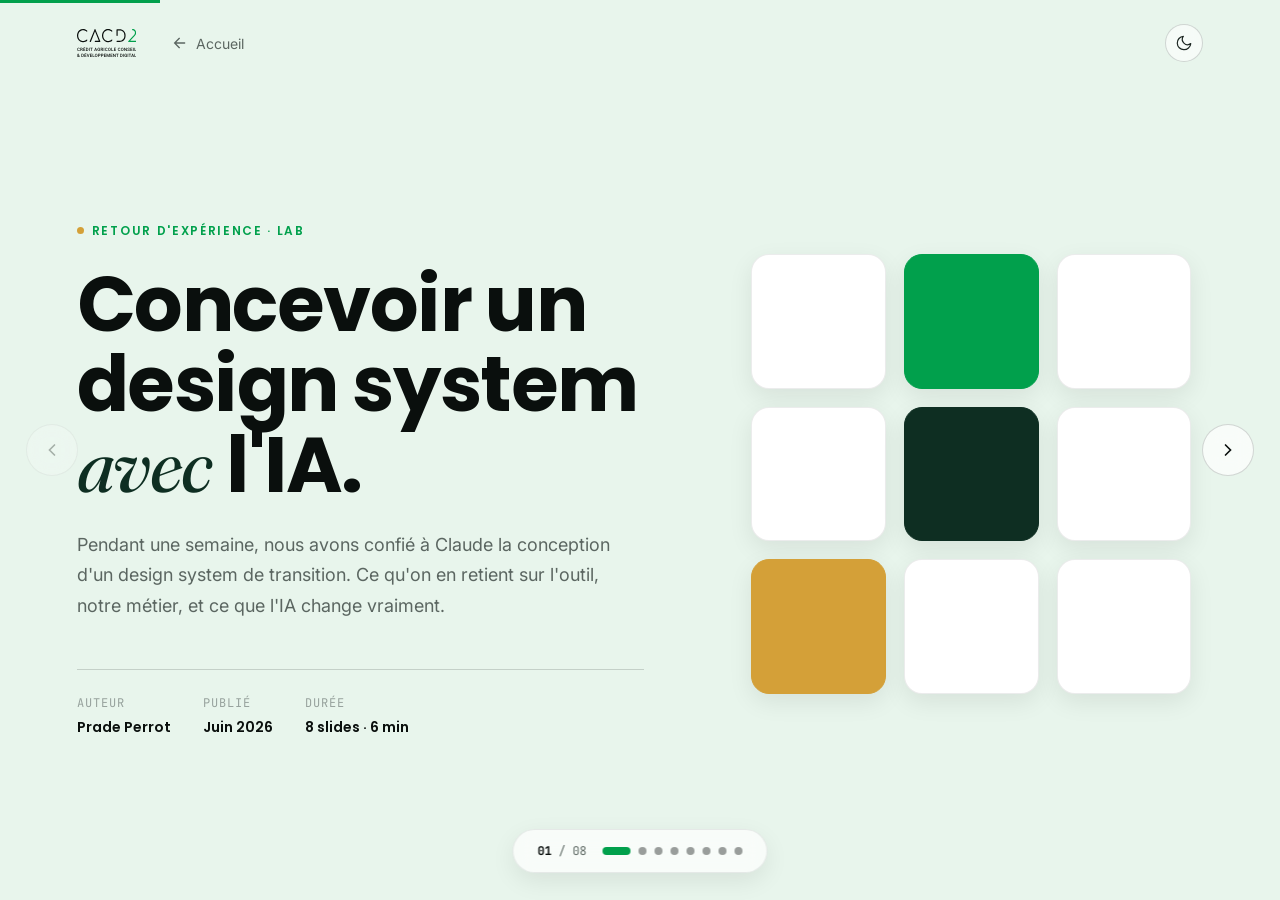
<file: Proposition/rex-design-system-ia.html>
<!DOCTYPE html>
<html lang="fr" data-theme="light">
<head>
  <meta charset="UTF-8">
  <meta name="viewport" content="width=device-width, initial-scale=1.0">
  <title>REX — Concevoir un design system avec l'IA · CACD2</title>
  <meta name="description" content="Retour d'expérience CACD2 : comment nous avons conçu un design system de transition avec Claude.">

  <link rel="preconnect" href="https://fonts.googleapis.com">
  <link rel="preconnect" href="https://fonts.gstatic.com" crossorigin>
  <link href="https://fonts.googleapis.com/css2?family=Poppins:wght@500;600;700;800&family=Inter:wght@400;500;600;700&family=Fraunces:ital,opsz,wght@1,9..144,400;1,9..144,500&family=JetBrains+Mono:wght@500&display=swap" rel="stylesheet">


  <style>
    /* ============================================================
       CACD2 — REX en mode présentation (deck carrousel horizontal)
       ============================================================ */
    :root {
      color-scheme: light;
      --surface-mint:#E8F5EC; --surface-base:#FFFFFF; --surface-elevated:#FAFBF9;
      --surface-inverse:#0E2E22; --surface-deepest:#061811;
      --ink-strong:#0A0F0D; --ink-default:#1C2622; --ink-muted:#5B6661; --ink-subtle:#97A29D; --ink-inverse:#FFFFFF;
      --brand-green:#01A04C; --brand-green-soft:#E8F5EC; --brand-green-deep:#0E2E22; --brand-green-darker:#061811; --brand-green-vivid:#2EE07A;
      --accent-teal:#2EB5A8; --accent-amber:#D4A038;
      --border-subtle:rgba(10,15,13,0.08); --border-default:rgba(10,15,13,0.16); --border-strong:rgba(10,15,13,0.40);
      --font-display:'Poppins','Helvetica Neue',Arial,sans-serif;
      --font-body:'Inter','Helvetica Neue',Arial,sans-serif;
      --font-editorial:'Fraunces','Times New Roman',serif;
      --font-mono:'JetBrains Mono','SF Mono',Menlo,monospace;
      --text-caption:0.75rem; --text-body-m:0.875rem; --text-body-l:1rem; --text-body-xl:1.125rem;
      --leading-tight:1.05; --leading-snug:1.2; --leading-normal:1.5; --leading-relaxed:1.7;
      --tracking-tight:-0.02em; --tracking-wide:0.08em; --tracking-uppercase:0.14em;
      --space-1:4px; --space-2:8px; --space-3:12px; --space-4:16px; --space-5:24px; --space-6:32px;
      --space-7:48px; --space-8:64px; --space-9:96px; --space-10:144px;
      --radius-s:8px; --radius-m:16px; --radius-l:24px; --radius-xl:32px; --radius-pill:999px; --radius-full:50%;
      --shadow-s:0 2px 8px rgba(10,15,13,0.06); --shadow-m:0 8px 24px rgba(10,15,13,0.08); --shadow-l:0 24px 48px rgba(10,15,13,0.10);
      --container-px:clamp(24px,6vw,120px);
      --ease-out:cubic-bezier(0.16,1,0.3,1); --ease-in-out:cubic-bezier(0.65,0,0.35,1); --ease-spring:cubic-bezier(0.34,1.56,0.64,1);
      --dur-fast:150ms; --dur:280ms; --dur-slide:720ms;
    }
    [data-theme="dark"] {
      color-scheme:dark;
      --surface-mint:#0E2E22; --surface-base:#0A0F0D; --surface-elevated:#142019; --surface-inverse:#FAFBF9;
      --ink-strong:#FFFFFF; --ink-default:#E8EDEA; --ink-muted:#97A29D; --ink-subtle:#5B6661; --ink-inverse:#0A0F0D;
      --brand-green:#2EE07A; --brand-green-soft:#142019; --brand-green-deep:#2EE07A;
      --border-subtle:rgba(255,255,255,0.08); --border-default:rgba(255,255,255,0.16); --border-strong:rgba(255,255,255,0.40);
      --shadow-s:0 2px 8px rgba(0,0,0,0.40); --shadow-m:0 8px 24px rgba(0,0,0,0.50); --shadow-l:0 24px 48px rgba(0,0,0,0.60);
    }

    *,*::before,*::after { box-sizing:border-box; }
    html { -webkit-font-smoothing:antialiased; -moz-osx-font-smoothing:grayscale; }
    body {
      margin:0; font-family:var(--font-body); font-size:var(--text-body-l);
      line-height:var(--leading-normal); color:var(--ink-default); background:var(--surface-mint);
      height:100vh; overflow:hidden;
      transition:background-color var(--dur) var(--ease-out), color var(--dur) var(--ease-out);
    }
    img,svg { display:block; max-width:100%; }
    button { font:inherit; cursor:pointer; }
    a { color:inherit; text-decoration:none; }
    ul,ol { list-style:none; padding:0; margin:0; }
    ::selection { background:var(--brand-green); color:var(--ink-inverse); }

    .eyebrow {
      font-family:var(--font-display); font-size:var(--text-caption); font-weight:600;
      letter-spacing:var(--tracking-uppercase); text-transform:uppercase; color:var(--brand-green);
      display:inline-flex; align-items:center; gap:var(--space-2);
    }
    .eyebrow::before { content:''; width:7px; height:7px; border-radius:50%; background:var(--accent-amber); }

    /* ─── HEADER (fixe au-dessus du deck) ────────────────────── */
    .header { position:fixed; top:0; left:0; right:0; z-index:50; }
    .header__inner { display:flex; align-items:center; justify-content:space-between; gap:var(--space-5); padding:var(--space-5) var(--container-px); }
    .header__logo { display:flex; align-items:center; gap:var(--space-3); font-family:var(--font-display); font-weight:700; font-size:var(--text-body-l); letter-spacing:var(--tracking-tight); color:var(--ink-strong); }
    .header__logo-svg { height:28px; width:auto; display:block; }
    .header__logo svg path[fill="#111111"] { fill:currentColor; }
    .header__logo svg path[fill="#01A04C"] { fill:var(--brand-green); }
    .header__back { display:inline-flex; align-items:center; gap:var(--space-2); margin-right:auto; padding-left:var(--space-3); font-size:var(--text-body-m); color:var(--ink-muted); transition:color var(--dur-fast) var(--ease-out); }
    .header__back:hover { color:var(--ink-strong); }
    .header__back svg { transition:transform var(--dur-fast) var(--ease-out); }
    .header__back:hover svg { transform:translateX(-4px); }
    .theme-toggle { display:inline-flex; align-items:center; justify-content:center; width:38px; height:38px; border-radius:var(--radius-pill); background:color-mix(in srgb, var(--surface-base) 60%, transparent); border:1px solid var(--border-default); color:var(--ink-default); transition:all var(--dur-fast) var(--ease-out); backdrop-filter:blur(8px); }
    .theme-toggle:hover { background:var(--surface-base); transform:rotate(8deg); }
    .theme-toggle svg { width:18px; height:18px; }
    .theme-toggle .icon-sun { display:none; } .theme-toggle .icon-moon { display:block; }
    [data-theme="dark"] .theme-toggle .icon-sun { display:block; } [data-theme="dark"] .theme-toggle .icon-moon { display:none; }

    .btn { display:inline-flex; align-items:center; gap:var(--space-2); padding:var(--space-3) var(--space-5); font-family:var(--font-display); font-size:var(--text-body-m); font-weight:600; border-radius:var(--radius-pill); border:1px solid transparent; transition:all var(--dur-fast) var(--ease-out); }
    .btn svg { transition:transform 240ms var(--ease-out); }
    .btn:hover svg { transform:translateX(4px); }
    .btn--primary { background:var(--brand-green-deep); color:var(--ink-inverse); }
    .btn--primary:hover { background:var(--brand-green); transform:translateY(-2px); box-shadow:var(--shadow-m); }
    [data-theme="dark"] .btn--primary { background:var(--brand-green-vivid); color:var(--ink-inverse); }
    .btn--ghost { background:transparent; border-color:var(--border-default); color:var(--ink-strong); }
    .btn--ghost:hover { border-color:var(--ink-strong); }

    /* ─── DECK / CARROUSEL ───────────────────────────────────── */
    .deck { width:100vw; height:100vh; overflow:hidden; }
    .deck__track { display:flex; height:100%; transition:transform var(--dur-slide) var(--ease-in-out); will-change:transform; }
    .slide {
      position:relative; min-width:100vw; width:100vw; height:100vh; flex-shrink:0;
      display:flex; align-items:center;
      padding:var(--space-10) var(--container-px) var(--space-9);
      overflow-y:auto;
    }
    .slide__inner { width:100%; max-width:1180px; margin-inline:auto; }
    .slide--mint { background:var(--surface-mint); }
    .slide--base { background:var(--surface-base); }
    .slide--inverse { background:var(--surface-inverse); color:var(--ink-inverse); }
    [data-theme="dark"] .slide--inverse { background:var(--surface-elevated); }

    /* index editorial (haut-gauche de chaque slide) */
    .slide__index { position:absolute; top:var(--space-9); left:var(--container-px); font-family:var(--font-display); font-size:var(--text-caption); font-weight:600; letter-spacing:var(--tracking-uppercase); text-transform:uppercase; color:var(--ink-subtle); }
    .slide--inverse .slide__index { color:rgba(255,255,255,0.5); }
    .slide__index b { color:var(--brand-green); }
    .slide--inverse .slide__index b { color:var(--brand-green-vivid); }

    /* ─── ANIM d'entrée (re-jouée à chaque slide active) ─────── */
    .anim { opacity:0; transform:translateY(28px); transition:opacity 640ms var(--ease-out), transform 640ms var(--ease-out); transition-delay:var(--delay,0ms); }
    .slide.is-active .anim { opacity:1; transform:translateY(0); }
    @media (prefers-reduced-motion:reduce){ .anim{ opacity:1; transform:none; transition:none; } }

    /* ─── SLIDE COUVERTURE ───────────────────────────────────── */
    .cover { display:grid; grid-template-columns:1.1fr 0.9fr; gap:var(--space-9); align-items:center; width:100%; }
    @media (max-width:900px){ .cover { grid-template-columns:1fr; gap:var(--space-7); } }
    .cover__eyebrow { margin-bottom:var(--space-5); }
    .cover__title { font-family:var(--font-display); font-weight:700; font-size:clamp(2.5rem,6vw,5rem); line-height:var(--leading-tight); letter-spacing:var(--tracking-tight); color:var(--ink-strong); margin:0 0 var(--space-5); }
    .cover__title em { font-family:var(--font-editorial); font-style:italic; font-weight:400; color:var(--brand-green-deep); }
    [data-theme="dark"] .cover__title em { color:var(--brand-green-vivid); }
    .cover__lead { font-size:var(--text-body-xl); line-height:var(--leading-relaxed); color:var(--ink-muted); max-width:50ch; margin:0 0 var(--space-7); }
    .cover__meta { display:flex; gap:var(--space-6); flex-wrap:wrap; padding-top:var(--space-5); border-top:1px solid var(--border-default); }
    .cover__meta-k { font-family:var(--font-mono); font-size:var(--text-caption); text-transform:uppercase; letter-spacing:var(--tracking-wide); color:var(--ink-subtle); display:block; margin-bottom:2px; }
    .cover__meta-v { font-family:var(--font-display); font-weight:600; font-size:var(--text-body-m); color:var(--ink-strong); }

    /* visuel tuiles flottantes */
    .cover__visual { position:relative; aspect-ratio:1; max-width:440px; margin-inline:auto; width:100%; }
    .float-tiles { position:absolute; inset:0; display:grid; grid-template-columns:repeat(3,1fr); grid-template-rows:repeat(3,1fr); gap:18px; }
    .float-tiles span { border-radius:18px; background:var(--surface-base); border:1px solid var(--border-subtle); box-shadow:var(--shadow-m); animation:floaty 6s var(--ease-in-out) infinite; }
    [data-theme="dark"] .float-tiles span { background:var(--surface-elevated); }
    .float-tiles span:nth-child(1){ animation-delay:0s; }
    .float-tiles span:nth-child(2){ background:var(--brand-green); border-color:var(--brand-green); animation-delay:.4s; }
    .float-tiles span:nth-child(3){ animation-delay:.8s; }
    .float-tiles span:nth-child(4){ animation-delay:1.2s; }
    .float-tiles span:nth-child(5){ background:var(--brand-green-deep); border-color:var(--brand-green-deep); animation-delay:1.6s; }
    .float-tiles span:nth-child(6){ animation-delay:2s; }
    .float-tiles span:nth-child(7){ background:var(--accent-amber); border-color:var(--accent-amber); animation-delay:2.4s; }
    .float-tiles span:nth-child(8){ animation-delay:2.8s; }
    .float-tiles span:nth-child(9){ animation-delay:3.2s; }
    @keyframes floaty { 0%,100%{ transform:translateY(0); } 50%{ transform:translateY(-12px); } }
    @media (prefers-reduced-motion:reduce){ .float-tiles span{ animation:none; } }

    /* ─── TITRES de slide ────────────────────────────────────── */
    .slide__kicker { font-family:var(--font-mono); font-size:var(--text-body-m); color:var(--brand-green); margin-bottom:var(--space-3); }
    .slide__title { font-family:var(--font-display); font-weight:700; font-size:clamp(1.9rem,4vw,3.25rem); line-height:var(--leading-snug); letter-spacing:var(--tracking-tight); color:var(--ink-strong); margin:0 0 var(--space-6); max-width:20ch; }
    .slide__title em { font-family:var(--font-editorial); font-style:italic; font-weight:400; color:var(--brand-green-deep); }
    .slide--inverse .slide__title { color:var(--ink-inverse); }
    .slide--inverse .slide__title em { color:var(--brand-green-vivid); }
    [data-theme="dark"] .slide__title em { color:var(--brand-green-vivid); }
    .slide__lead { font-size:var(--text-body-xl); line-height:var(--leading-relaxed); color:var(--ink-muted); max-width:60ch; }
    .slide__lead strong { color:var(--ink-strong); font-weight:600; }

    /* ─── SLIDE CONTEXTE + COURBE ────────────────────────────── */
    .ctx { display:grid; grid-template-columns:0.85fr 1.15fr; gap:var(--space-9); align-items:center; width:100%; }
    @media (max-width:900px){ .ctx { grid-template-columns:1fr; gap:var(--space-6); } }
    .chart { position:relative; width:100%; }
    .chart svg { width:100%; height:auto; overflow:visible; }
    .chart__curve { fill:none; stroke:var(--brand-green); stroke-width:3; stroke-linecap:round; stroke-linejoin:round;
      stroke-dasharray:1600; stroke-dashoffset:1600; transition:stroke-dashoffset 2200ms var(--ease-out); }
    .slide.is-active .chart__curve { stroke-dashoffset:0; }
    .chart__area { fill:url(#areaGrad); opacity:0; transition:opacity 900ms var(--ease-out) 1400ms; }
    .slide.is-active .chart__area { opacity:1; }
    .chart__dot { fill:var(--brand-green); opacity:0; transition:opacity 400ms var(--ease-out) 2000ms; }
    [data-theme="dark"] .chart__dot { fill:var(--brand-green-vivid); }
    .slide.is-active .chart__dot { opacity:1; }
    .chart__label { font-family:var(--font-mono); font-size:11px; fill:var(--ink-muted); text-transform:uppercase; letter-spacing:0.1em; opacity:0; transition:opacity 500ms var(--ease-out); }
    .slide.is-active .chart__label { opacity:1; }
    .chart__label--start { transition-delay:600ms; }
    .chart__label--end { transition-delay:2100ms; fill:var(--brand-green); font-weight:600; }
    [data-theme="dark"] .chart__curve { stroke:var(--brand-green-vivid); }
    .chart__axis { stroke:var(--border-default); stroke-width:1; }

    /* ─── STEPS (démarche) ───────────────────────────────────── */
    .steps { display:grid; grid-template-columns:repeat(5,1fr); gap:var(--space-4); margin-top:var(--space-7); }
    @media (max-width:900px){ .steps { grid-template-columns:1fr 1fr; } }
    @media (max-width:560px){ .steps { grid-template-columns:1fr; } }
    .step { padding:var(--space-5); background:var(--surface-base); border:1px solid var(--border-subtle); border-radius:var(--radius-l); transition:transform var(--dur) var(--ease-out), border-color var(--dur) var(--ease-out); }
    [data-theme="dark"] .step { background:var(--surface-elevated); }
    .step:hover { transform:translateY(-6px); border-color:var(--brand-green); }
    .step__num { font-family:var(--font-display); font-weight:800; font-size:1.5rem; color:transparent; -webkit-text-stroke:1.5px var(--brand-green); line-height:1; margin-bottom:var(--space-4); }
    .step__title { font-family:var(--font-display); font-weight:600; font-size:var(--text-body-l); color:var(--ink-strong); margin:0 0 var(--space-2); }
    .step__desc { font-size:var(--text-body-m); color:var(--ink-muted); line-height:var(--leading-normal); margin:0; }

    /* ─── LEARNINGS ──────────────────────────────────────────── */
    .learns { display:grid; grid-template-columns:repeat(3,1fr); gap:var(--space-4); margin-top:var(--space-7); }
    @media (max-width:900px){ .learns { grid-template-columns:1fr 1fr; } }
    @media (max-width:560px){ .learns { grid-template-columns:1fr; } }
    .learn { padding:var(--space-6); background:var(--surface-mint); border:1px solid var(--border-subtle); border-radius:var(--radius-l); transition:transform var(--dur) var(--ease-out), box-shadow var(--dur) var(--ease-out), border-color var(--dur) var(--ease-out); }
    [data-theme="dark"] .learn { background:var(--surface-elevated); }
    .learn:hover { transform:translateY(-6px); box-shadow:var(--shadow-m); border-color:var(--brand-green); }
    .learn__num { font-family:var(--font-mono); font-size:var(--text-caption); color:var(--brand-green); margin-bottom:var(--space-3); display:block; }
    .learn__title { font-family:var(--font-display); font-weight:700; font-size:var(--text-body-l); color:var(--ink-strong); line-height:var(--leading-snug); margin:0 0 var(--space-2); }
    .learn__title em { font-family:var(--font-editorial); font-style:italic; font-weight:400; color:var(--brand-green-deep); }
    [data-theme="dark"] .learn__title em { color:var(--brand-green-vivid); }
    .learn__desc { font-size:var(--text-body-m); color:var(--ink-muted); line-height:var(--leading-normal); margin:0; }
    .learn--wide { grid-column:span 2; }
    @media (max-width:560px){ .learn--wide { grid-column:auto; } }

    /* ─── CALLOUT (anti-clichés) ─────────────────────────────── */
    .callout__list { display:grid; grid-template-columns:repeat(3,1fr); gap:var(--space-3); margin-top:var(--space-6); }
    @media (max-width:760px){ .callout__list { grid-template-columns:1fr; } }
    .callout__item { display:flex; align-items:center; gap:var(--space-3); font-size:var(--text-body-m); color:rgba(255,255,255,0.85); padding:var(--space-4) var(--space-5); background:rgba(255,255,255,0.05); border:1px solid rgba(255,255,255,0.1); border-radius:var(--radius-m); }
    .callout__item svg { flex-shrink:0; color:var(--brand-green-vivid); }

    /* ─── CITATION ───────────────────────────────────────────── */
    .quote { max-width:1000px; }
    .quote__mark { font-family:var(--font-editorial); font-style:italic; font-size:clamp(5rem,10vw,8rem); line-height:0.5; color:var(--brand-green-vivid); margin-bottom:var(--space-4); }
    .quote__text { font-family:var(--font-display); font-weight:600; font-size:clamp(1.6rem,4vw,3rem); line-height:1.25; letter-spacing:var(--tracking-tight); color:var(--ink-inverse); margin:0 0 var(--space-6); }
    .quote__text em { font-family:var(--font-editorial); font-style:italic; font-weight:400; color:var(--brand-green-vivid); }
    .quote__author { display:flex; align-items:center; gap:var(--space-3); font-family:var(--font-display); font-size:var(--text-body-m); font-weight:500; color:rgba(255,255,255,0.7); }
    .quote__author::before { content:''; width:32px; height:1px; background:rgba(255,255,255,0.5); }

    /* ─── RESULTS ────────────────────────────────────────────── */
    .results__grid { display:grid; grid-template-columns:repeat(3,1fr); gap:var(--space-5); margin-top:var(--space-7); }
    @media (max-width:760px){ .results__grid { grid-template-columns:1fr; } }
    .result { padding:var(--space-6); border-radius:var(--radius-l); background:var(--surface-mint); border:1px solid var(--border-subtle); }
    [data-theme="dark"] .result { background:var(--surface-elevated); }
    .result__v { font-family:var(--font-display); font-weight:700; font-size:clamp(2rem,4vw,3rem); line-height:1; color:var(--brand-green-deep); margin-bottom:var(--space-3); letter-spacing:var(--tracking-tight); }
    [data-theme="dark"] .result__v { color:var(--brand-green-vivid); }
    .result__l { font-size:var(--text-body-m); color:var(--ink-muted); }

    /* ─── FINAL / CTA ────────────────────────────────────────── */
    .final { display:flex; flex-direction:column; align-items:flex-start; max-width:600px; }
    .final__title { font-family:var(--font-display); font-weight:700; font-size:clamp(2rem,5vw,4rem); line-height:var(--leading-tight); letter-spacing:var(--tracking-tight); color:var(--ink-inverse); margin:var(--space-6) 0; max-width:18ch; }
    .final__title em { font-family:var(--font-editorial); font-style:italic; font-weight:400; color:var(--brand-green-vivid); }
    .final__actions { display:flex; gap:var(--space-3); flex-wrap:wrap; margin-top:var(--space-8); }
    .slide--inverse .btn--primary { background:var(--brand-green-vivid); color:var(--brand-green-darker); }
    .slide--inverse .btn--primary:hover { background:#fff; }
    .slide--inverse .btn--ghost { border-color:rgba(255,255,255,0.3); color:var(--ink-inverse); }
    .slide--inverse .btn--ghost:hover { border-color:var(--brand-green-vivid); }

    /* ─── NAV FLÈCHES ────────────────────────────────────────── */
    .deck-nav { position:fixed; top:50%; transform:translateY(-50%); z-index:40; width:52px; height:52px; border-radius:var(--radius-full); background:color-mix(in srgb, var(--surface-base) 70%, transparent); border:1px solid var(--border-default); color:var(--ink-strong); display:flex; align-items:center; justify-content:center; backdrop-filter:blur(10px); transition:all var(--dur-fast) var(--ease-out); }
    .deck-nav:hover { background:var(--brand-green); color:#fff; border-color:var(--brand-green); transform:translateY(-50%) scale(1.08); }
    .deck-nav:disabled { opacity:0.3; pointer-events:none; }
    .deck-nav--prev { left:clamp(12px,2vw,28px); }
    .deck-nav--next { right:clamp(12px,2vw,28px); }
    @media (max-width:560px){ .deck-nav { width:44px; height:44px; } }

    /* ─── STEPPER ────────────────────────────────────────────── */
    .stepper { position:fixed; bottom:clamp(16px,3vh,32px); left:50%; transform:translateX(-50%); z-index:40; display:flex; align-items:center; gap:var(--space-4); padding:var(--space-3) var(--space-5); background:color-mix(in srgb, var(--surface-base) 70%, transparent); border:1px solid var(--border-subtle); border-radius:var(--radius-pill); backdrop-filter:blur(10px); box-shadow:var(--shadow-m); }
    .stepper__dots { display:flex; align-items:center; gap:var(--space-2); }
    .stepper__dot { width:8px; height:8px; border-radius:var(--radius-full); background:var(--border-strong); border:0; padding:0; transition:all var(--dur) var(--ease-out); }
    .stepper__dot:hover { transform:scale(1.4); }
    .stepper__dot.is-active { width:28px; border-radius:var(--radius-pill); background:var(--brand-green); }
    .stepper__count { font-family:var(--font-mono); font-size:var(--text-caption); color:var(--ink-muted); font-variant-numeric:tabular-nums; min-width:48px; text-align:center; }
    .stepper__count b { color:var(--ink-strong); }
    @media (max-width:560px){ .stepper__dots { display:none; } }

    /* progression haut */
    .deck-progress { position:fixed; top:0; left:0; height:3px; background:var(--brand-green); z-index:60; width:0; transition:width var(--dur-slide) var(--ease-in-out); }
    [data-theme="dark"] .deck-progress { background:var(--brand-green-vivid); }

    /* ─── PRINT : slides empilées ────────────────────────────── */
    @media print {
      body { height:auto; overflow:visible; }
      .header, .deck-nav, .stepper, .deck-progress, .theme-toggle { display:none; }
      .deck, .slide { height:auto; overflow:visible; }
      .deck__track { display:block; transform:none !important; }
      .slide { min-width:100%; page-break-after:always; padding:2cm; }
      .anim { opacity:1 !important; transform:none !important; }
      .chart__curve { stroke-dashoffset:0 !important; }
    }
  </style>
</head>
<body>

  <div class="deck-progress" id="progress" aria-hidden="true"></div>

  <header class="header">
    <div class="header__inner">
      <a class="header__logo" href="index.html" aria-label="CACD2 - accueil"><svg class="header__logo-svg" viewBox="0 0 68 32" fill="none" xmlns="http://www.w3.org/2000/svg" role="img" aria-label="CACD2"><g clip-path="url(#clip0_168_365)"><path d="M11.4699 11.8878C11.3354 11.8314 11.1875 11.8605 11.0849 11.9647C10.6915 12.3643 10.3232 12.6598 9.9567 12.8716C9.56494 13.1141 9.11433 13.3071 8.61496 13.442C8.05002 13.5957 7.48508 13.6641 6.9319 13.6453C5.44893 13.6658 4.01471 13.0441 2.99075 11.9476C2.46784 11.3788 2.07608 10.7332 1.82724 10.0261C1.53132 9.18584 1.39008 8.3609 1.40521 7.56671C1.3884 6.77764 1.53132 5.93904 1.82724 5.07653C2.07776 4.37115 2.46953 3.72384 2.99243 3.1551C3.47163 2.63247 4.08029 2.20548 4.75284 1.92025C5.47079 1.61282 6.2005 1.4574 6.91845 1.4574C7.50357 1.4574 8.06347 1.52059 8.58134 1.64186C9.12442 1.79045 9.55822 1.96637 9.94493 2.19523C10.3132 2.40702 10.6713 2.69395 11.0681 3.09873C11.169 3.20633 11.3169 3.23878 11.4531 3.18413C11.5893 3.12948 11.6734 3.00138 11.6734 2.85279V1.92709C11.6734 1.83144 11.628 1.74263 11.5507 1.68968C11.0042 1.15851 10.3434 0.745189 9.5868 0.461671L9.50273 0.436052V0.439468C8.63346 0.155949 7.77091 0.0210219 6.93695 0.0398093C6.92013 0.0398093 6.90164 0.0398093 6.88483 0.0398093C4.0433 0.0398093 1.48928 1.85023 0.515763 4.56073C-0.171921 6.48217 -0.171921 8.59831 0.515763 10.5197C1.17991 12.308 2.48129 13.7119 4.17781 14.4736C5.04708 14.8596 5.97688 15.0424 6.9319 15.0219C6.9958 15.0219 7.05801 15.0236 7.12022 15.0236C8.00631 15.0236 8.81505 14.8887 9.58512 14.6103C10.298 14.3421 10.9622 13.9305 11.5675 13.3805C11.6448 13.3259 11.6902 13.2354 11.6902 13.1397V12.2209C11.6902 12.0723 11.6061 11.9459 11.4716 11.8878H11.4699Z" fill="#111111"/><path d="M21.0944 0.48929C21.007 0.275798 20.8119 0.142578 20.5833 0.142578C20.3546 0.142578 20.1596 0.275798 20.0721 0.48929L14.5505 14.0948C14.4799 14.269 14.4984 14.4654 14.6026 14.6225C14.7052 14.7796 14.8767 14.8719 15.0633 14.8719H15.3744C15.6013 14.8719 15.8014 14.7335 15.8872 14.52L20.4 3.11098C20.437 3.01875 20.5143 2.99313 20.5833 2.98459C20.6488 2.98459 20.7312 3.01704 20.7682 3.11098L23.2163 9.26982L24.7884 13.2032C24.8136 13.2664 24.8069 13.333 24.7699 13.3894C24.7329 13.4457 24.6724 13.4782 24.6051 13.4782H20.7884C20.4841 13.4782 20.2352 13.731 20.2352 14.0401V14.3065C20.2352 14.6157 20.4841 14.8685 20.7884 14.8685H26.1032C26.2882 14.8685 26.4597 14.7745 26.5639 14.6191C26.6682 14.4637 26.6867 14.2655 26.6161 14.0913L21.0944 0.48929Z" fill="#111111"/><path d="M40.0639 11.9116C39.9294 11.8553 39.7814 11.886 39.6789 11.9902C39.2838 12.3899 38.9155 12.687 38.5507 12.8971C38.1555 13.1397 37.7049 13.3326 37.2072 13.4676C36.6406 13.6213 36.079 13.6896 35.5242 13.6708C34.0463 13.693 32.607 13.0696 31.583 11.9731C31.0853 11.4317 30.6768 10.7605 30.401 10.0329C30.1051 9.18747 29.9639 8.36254 29.9807 7.57518C29.9639 6.78611 30.1051 5.94751 30.4027 5.085C30.6532 4.37962 31.045 3.73231 31.5679 3.16356C32.0471 2.64093 32.6558 2.21395 33.3283 1.92872C34.0463 1.62129 34.7743 1.46587 35.4939 1.46587C36.079 1.46587 36.6389 1.52906 37.1568 1.65033C37.7066 1.80062 38.1606 1.97483 38.5406 2.18491C38.9105 2.3984 39.2686 2.68534 39.6621 3.0867C39.7629 3.1943 39.9109 3.22676 40.0471 3.1721C40.1833 3.11745 40.2674 2.98935 40.2674 2.84076V1.93214C40.2674 1.83478 40.2203 1.74597 40.1513 1.70156C39.6251 1.17039 38.9811 0.765612 38.1808 0.466722L38.1572 0.458182H38.1488C37.2594 0.162708 36.3733 0.0209488 35.5242 0.0397362C34.5591 0.0397362 33.6091 0.229318 32.7735 0.587986C32.0219 0.907371 31.2821 1.43342 30.5759 2.15246L30.5507 2.17979C29.8865 2.90225 29.4023 3.71181 29.108 4.58457C28.4204 6.5043 28.4204 8.62044 29.108 10.5419C30.0765 13.2455 32.612 15.0457 35.4317 15.0457C35.462 15.0457 35.4939 15.0457 35.5242 15.0457C35.5881 15.0457 35.6503 15.0474 35.7125 15.0474C36.5986 15.0474 37.4073 14.9125 38.1791 14.6341C38.8937 14.366 39.5612 13.9509 40.1564 13.4095C40.2354 13.3549 40.2842 13.2643 40.2842 13.167V12.2481C40.2842 12.0995 40.2001 11.9714 40.0656 11.9151L40.0639 11.9116Z" fill="#111111"/><path d="M55.0632 4.61181L55.0582 4.59303C54.7135 3.6844 54.2124 2.87313 53.6122 2.24461C52.9749 1.57851 52.2284 1.06954 51.3927 0.733077C50.51 0.389781 49.5281 0.207031 48.5529 0.207031H45.6811C45.3768 0.207031 45.1279 0.459807 45.1279 0.768944V7.32744C45.1279 7.63658 45.3768 7.88935 45.6811 7.88935H45.9249C46.2292 7.88935 46.4781 7.63658 46.4781 7.32744V1.78175C46.4781 1.67074 46.5655 1.58192 46.6748 1.58192H48.5546C49.3684 1.56314 50.167 1.7066 50.927 2.00891C51.5525 2.24973 52.1275 2.64085 52.6807 3.20276C53.1565 3.72539 53.5466 4.36929 53.8055 5.061C54.315 6.6511 54.315 8.40344 53.8055 9.99695C53.5752 10.6835 53.2036 11.3087 52.6992 11.8569C52.2318 12.3505 51.6231 12.7638 50.9421 13.0525C50.1754 13.3565 49.3549 13.517 48.568 13.517H45.6962C45.3919 13.517 45.1431 13.7698 45.1431 14.0789V14.3266C45.1431 14.6357 45.3919 14.8885 45.6962 14.8885H48.568C49.5533 14.8885 50.51 14.7109 51.4096 14.3625C52.2486 14.026 52.9951 13.517 53.6307 12.8509C54.2713 12.1575 54.7521 11.3736 55.0582 10.5179C55.7307 8.58619 55.7307 6.5452 55.0632 4.61352V4.61181Z" fill="#111111"/><path d="M67.8386 13.6455C67.7344 13.5396 67.5965 13.4815 67.4486 13.4815H67.4452L61.1854 13.5293C61.0896 13.5293 61.0291 13.4661 61.0038 13.4081C60.9719 13.3312 60.987 13.2509 61.0442 13.1912L65.6074 8.35427C66.085 7.86922 66.5322 7.29194 66.9761 6.58997H67.0164V6.52678C67.4132 5.84702 67.6117 5.05624 67.5932 4.23814C67.573 3.19458 67.2199 2.20739 66.5961 1.45761C66.2396 1.01354 65.7823 0.654873 65.2762 0.417469C64.7079 0.147614 64.0202 -0.000976562 63.3426 -0.000976562C63.1409 -0.000976562 62.9778 0.164694 62.9778 0.369647V0.960595C62.9778 1.16555 63.1409 1.33122 63.3494 1.33122C63.7848 1.31414 64.2489 1.40295 64.6541 1.58058C64.9904 1.75137 65.2644 1.9717 65.4931 2.2518L65.5133 2.27913C65.7302 2.53532 65.9101 2.86837 66.0211 3.21679L66.0278 3.23728C66.1438 3.54471 66.2043 3.88118 66.2043 4.23984C66.2043 4.71636 66.1354 5.11089 65.9925 5.44565C65.8496 5.78382 65.6831 6.1442 65.4326 6.47383C65.219 6.75052 64.9349 7.10748 64.6104 7.42345H64.5919L64.5734 7.45931L58.5776 13.8607C58.4229 14.0264 58.3809 14.2603 58.47 14.4687C58.5591 14.6788 58.7525 14.8086 58.9778 14.8086H67.4502C67.7546 14.8086 68.0034 14.5558 68.0034 14.2467V14.04C68.0034 13.8897 67.9462 13.748 67.8403 13.6421L67.8386 13.6455Z" fill="#01A04C"/><path d="M3.09967 23.9321C3.06436 24.3215 2.92312 24.6238 2.67596 24.8424C2.4288 25.061 2.10261 25.1686 1.69235 25.1686C1.40652 25.1686 1.15431 25.1003 0.937412 24.962C0.720514 24.8236 0.552376 24.6289 0.432999 24.3744C0.313621 24.1199 0.253091 23.8262 0.248047 23.4914V23.1515C0.248047 22.8082 0.308577 22.5059 0.427954 22.2429C0.547332 21.9799 0.720514 21.7801 0.944138 21.6383C1.16776 21.4965 1.42669 21.4248 1.72093 21.4248C2.11606 21.4248 2.43552 21.5341 2.67596 21.751C2.9164 21.9679 3.05763 22.2771 3.09798 22.675H2.47756C2.44729 22.4137 2.37331 22.2241 2.25225 22.108C2.13119 21.9918 1.95465 21.9338 1.72093 21.9338C1.45023 21.9338 1.24174 22.0345 1.09714 22.2361C0.952545 22.4376 0.876882 22.7331 0.87352 23.1208V23.4436C0.87352 23.8381 0.942456 24.1387 1.08201 24.3454C1.22157 24.552 1.42333 24.6562 1.69235 24.6562C1.93783 24.6562 2.1211 24.5999 2.24384 24.4889C2.36658 24.3778 2.44561 24.1917 2.47756 23.9304H3.09798L3.09967 23.9321Z" fill="#111111"/><path d="M5.18783 23.7171H4.49342V25.1176H3.86963V21.4746H5.13066C5.54428 21.4746 5.86374 21.5685 6.08905 21.7581C6.31435 21.9477 6.42701 22.2193 6.42701 22.5762C6.42701 22.8205 6.36984 23.0237 6.25382 23.1877C6.13781 23.3516 5.9764 23.478 5.76959 23.5668L6.57497 25.0835V25.1159H5.90746L5.18783 23.7154V23.7171ZM4.49342 23.2065H5.13403C5.3442 23.2065 5.50897 23.1535 5.62667 23.0459C5.74437 22.9383 5.80321 22.7914 5.80321 22.6036C5.80321 22.4157 5.74773 22.2568 5.64012 22.151C5.53083 22.0451 5.36774 21.9887 5.15084 21.9853H4.49342V23.2065Z" fill="#111111"/><path d="M9.32543 23.4918H7.85238V24.6122H9.5743V25.1178H7.22852V21.4747H9.5558V21.9854H7.85069V22.9914H9.32374V23.4918H9.32543ZM8.58386 20.4824H9.26657L8.58386 21.2407H8.10293L8.58386 20.4824Z" fill="#111111"/><path d="M10.2925 25.1176V21.4746H11.3517C11.6678 21.4746 11.9503 21.5463 12.1958 21.6898C12.4413 21.8333 12.6313 22.0365 12.7658 22.2995C12.9003 22.5626 12.9676 22.8649 12.9676 23.2048V23.3875C12.9676 23.7325 12.9003 24.0365 12.7641 24.2978C12.6296 24.5592 12.4362 24.7607 12.1857 24.9024C11.9352 25.0442 11.6477 25.1159 11.3248 25.1159H10.2925V25.1176ZM10.9146 21.9853V24.6121H11.3215C11.6477 24.6121 11.8999 24.5079 12.0731 24.3013C12.2479 24.0929 12.337 23.7957 12.3404 23.4063V23.203C12.3404 22.8085 12.2563 22.5062 12.0865 22.2978C11.9167 22.0895 11.6712 21.9853 11.3501 21.9853H10.9146Z" fill="#111111"/><path d="M14.4574 25.1176H13.8369V21.4746H14.4574V25.1176Z" fill="#111111"/><path d="M17.9557 21.9853H16.8376V25.1176H16.2189V21.9853H15.1108V21.4746H17.9557V21.9853Z" fill="#111111"/><path d="M21.9637 24.2708H20.5749L20.284 25.1196H19.6367L20.9919 21.4766H21.5518L22.9087 25.1196H22.258L21.9654 24.2708H21.9637ZM20.7481 23.7601H21.7872L21.2677 22.2486L20.7481 23.7601Z" fill="#111111"/><path d="M26.2224 24.6453C26.093 24.8178 25.9131 24.9476 25.6827 25.0364C25.4524 25.1252 25.1918 25.1696 24.8992 25.1696C24.6066 25.1696 24.3326 25.0996 24.1005 24.9612C23.8685 24.8229 23.6903 24.6248 23.5642 24.3669C23.4381 24.109 23.3742 23.8084 23.3691 23.4651V23.1798C23.3691 22.6299 23.4986 22.1995 23.7575 21.8903C24.0165 21.5812 24.3796 21.4258 24.8437 21.4258C25.2422 21.4258 25.56 21.5266 25.7937 21.7281C26.0274 21.9296 26.1703 22.2183 26.2174 22.5957H25.6071C25.5381 22.1568 25.2876 21.9382 24.8555 21.9382C24.5764 21.9382 24.3645 22.0406 24.2182 22.2439C24.0736 22.4488 23.998 22.7477 23.9929 23.1423V23.4224C23.9929 23.8152 24.0753 24.1209 24.2384 24.3378C24.4015 24.5547 24.6285 24.664 24.9194 24.664C25.2372 24.664 25.4641 24.5906 25.5986 24.4437V23.7315H24.8605V23.2516H26.2208V24.647L26.2224 24.6453Z" fill="#111111"/><path d="M28.4373 23.7171H27.7429V25.1176H27.1191V21.4746H28.3802C28.7938 21.4746 29.1133 21.5685 29.3386 21.7581C29.5639 21.9477 29.6765 22.2193 29.6765 22.5762C29.6765 22.8205 29.6194 23.0237 29.5033 23.1877C29.3873 23.3516 29.2259 23.478 29.0191 23.5668L29.8245 25.0835V25.1159H29.157L28.4373 23.7154V23.7171ZM27.7429 23.2065H28.3835C28.5937 23.2065 28.7585 23.1535 28.8762 23.0459C28.9939 22.9383 29.0527 22.7914 29.0527 22.6036C29.0527 22.4157 28.9972 22.2568 28.8896 22.151C28.7803 22.0451 28.6173 21.9887 28.4004 21.9853H27.7429V23.2065Z" fill="#111111"/><path d="M31.1371 25.1176H30.5166V21.4746H31.1371V25.1176Z" fill="#111111"/><path d="M34.8509 23.9321C34.8156 24.3215 34.6744 24.6238 34.4272 24.8424C34.18 25.061 33.8539 25.1686 33.4453 25.1686C33.1594 25.1686 32.9072 25.1003 32.6903 24.962C32.4734 24.8236 32.3053 24.6289 32.1859 24.3744C32.0665 24.1199 32.006 23.8262 32.001 23.4914V23.1515C32.001 22.8082 32.0615 22.5059 32.1809 22.2429C32.3003 21.9799 32.4734 21.7801 32.6971 21.6383C32.9207 21.4965 33.1796 21.4248 33.4739 21.4248C33.869 21.4248 34.1885 21.5341 34.4289 21.751C34.6693 21.9679 34.8106 22.2771 34.8492 22.675H34.2288C34.1985 22.4137 34.1246 22.2241 34.0035 22.108C33.8824 21.9918 33.7059 21.9338 33.4722 21.9338C33.2015 21.9338 32.993 22.0345 32.8484 22.2361C32.7021 22.4376 32.6281 22.7331 32.6248 23.1208V23.4436C32.6248 23.8381 32.6937 24.1387 32.8333 24.3454C32.9711 24.552 33.1746 24.6562 33.4419 24.6562C33.6874 24.6562 33.8707 24.5999 33.9934 24.4889C34.1161 24.3778 34.1952 24.1917 34.2271 23.9304H34.8475L34.8509 23.9321Z" fill="#111111"/><path d="M38.4817 23.3924C38.4817 23.7493 38.4212 24.0619 38.3001 24.3317C38.179 24.6016 38.0042 24.8082 37.7789 24.9517C37.5536 25.0952 37.293 25.1686 36.9987 25.1686C36.7045 25.1686 36.4489 25.0969 36.2219 24.9517C35.9949 24.8082 35.8184 24.6016 35.6956 24.3351C35.5712 24.0687 35.509 23.7613 35.5073 23.4111V23.2062C35.5073 22.8509 35.5695 22.5367 35.694 22.2651C35.8184 21.9935 35.9932 21.7852 36.2185 21.6417C36.4439 21.4982 36.7028 21.4248 36.9953 21.4248C37.2879 21.4248 37.5468 21.4965 37.7721 21.6383C37.9974 21.7801 38.1723 21.9867 38.2951 22.2532C38.4178 22.5196 38.48 22.8321 38.4817 23.1874V23.3906V23.3924ZM37.8579 23.2011C37.8579 22.798 37.7822 22.4889 37.6326 22.2737C37.4829 22.0585 37.2694 21.9509 36.9937 21.9509C36.7179 21.9509 36.5145 22.0584 36.3615 22.2719C36.2085 22.4854 36.1328 22.7895 36.1294 23.1806V23.3906C36.1294 23.7903 36.2068 24.1012 36.3598 24.3181C36.5128 24.5367 36.7263 24.646 36.9987 24.646C37.2711 24.646 37.4863 24.5401 37.636 24.3249C37.7839 24.1114 37.8596 23.7988 37.8596 23.3889V23.1994L37.8579 23.2011Z" fill="#111111"/><path d="M39.9383 24.6141H41.5661V25.1196H39.3145V21.4766H39.9383V24.6141Z" fill="#111111"/><path d="M44.3523 23.4917H42.8792V24.6121H44.6012V25.1176H42.2554V21.4746H44.5827V21.9853H42.8775V22.9913H44.3506V23.4917H44.3523Z" fill="#111111"/><path d="M49.5228 23.9321C49.4875 24.3215 49.3462 24.6238 49.0991 24.8424C48.8519 25.061 48.5257 25.1686 48.1172 25.1686C47.8313 25.1686 47.5791 25.1003 47.3622 24.962C47.1453 24.8236 46.9772 24.6289 46.8578 24.3744C46.7384 24.1199 46.6779 23.8262 46.6729 23.4914V23.1515C46.6729 22.8082 46.7334 22.5059 46.8528 22.2429C46.9721 21.9799 47.1453 21.7801 47.3689 21.6383C47.5926 21.4965 47.8515 21.4248 48.1457 21.4248C48.5409 21.4248 48.8603 21.5341 49.1008 21.751C49.3412 21.9679 49.4824 22.2771 49.5211 22.675H48.9007C48.8704 22.4137 48.7964 22.2241 48.6754 22.108C48.5543 21.9918 48.3778 21.9338 48.1441 21.9338C47.8734 21.9338 47.6649 22.0345 47.5203 22.2361C47.374 22.4376 47.3 22.7331 47.2966 23.1208V23.4436C47.2966 23.8381 47.3656 24.1387 47.5051 24.3454C47.643 24.552 47.8465 24.6562 48.1138 24.6562C48.3593 24.6562 48.5425 24.5999 48.6653 24.4889C48.788 24.3778 48.867 24.1917 48.899 23.9304H49.5194L49.5228 23.9321Z" fill="#111111"/><path d="M53.1521 23.3924C53.1521 23.7493 53.0916 24.0619 52.9705 24.3317C52.8494 24.6016 52.6746 24.8082 52.4493 24.9517C52.224 25.0952 51.9634 25.1686 51.6691 25.1686C51.3749 25.1686 51.1193 25.0969 50.8923 24.9517C50.6653 24.8082 50.4888 24.6016 50.366 24.3351C50.2416 24.0687 50.1794 23.7613 50.1777 23.4111V23.2062C50.1777 22.8509 50.2399 22.5367 50.3644 22.2651C50.4888 21.9935 50.6637 21.7852 50.889 21.6417C51.1143 21.4982 51.3732 21.4248 51.6658 21.4248C51.9583 21.4248 52.2172 21.4965 52.4426 21.6383C52.6679 21.7801 52.8427 21.9867 52.9655 22.2532C53.0882 22.5196 53.1504 22.8321 53.1521 23.1874V23.3906V23.3924ZM52.53 23.2011C52.53 22.798 52.4543 22.4889 52.3047 22.2737C52.155 22.0585 51.9415 21.9509 51.6658 21.9509C51.39 21.9509 51.1866 22.0584 51.0336 22.2719C50.8806 22.4854 50.8049 22.7895 50.8015 23.1806V23.3906C50.8015 23.7903 50.8789 24.1012 51.0319 24.3181C51.1849 24.5367 51.3984 24.646 51.6708 24.646C51.9432 24.646 52.1584 24.5401 52.308 24.3249C52.456 24.1114 52.5317 23.7988 52.5317 23.3889V23.1994L52.53 23.2011Z" fill="#111111"/><path d="M56.8305 25.1176H56.2067L54.6077 22.5335V25.1176H53.9839V21.4746H54.6077L56.2117 24.069V21.4746H56.8305V25.1176Z" fill="#111111"/><path d="M59.6534 24.1795C59.6534 24.0189 59.5979 23.896 59.487 23.8088C59.376 23.7217 59.1759 23.6346 58.8867 23.5458C58.5975 23.457 58.3672 23.3597 58.1974 23.2504C57.8712 23.042 57.7064 22.7704 57.7064 22.434C57.7064 22.1402 57.8241 21.8994 58.0595 21.7081C58.2949 21.5185 58.6009 21.4229 58.9775 21.4229C59.2264 21.4229 59.45 21.469 59.645 21.5629C59.8401 21.6568 59.9948 21.7901 60.1057 21.9626C60.2167 22.1351 60.2739 22.3264 60.2739 22.5364H59.6534C59.6534 22.3468 59.5946 22.1983 59.4769 22.0907C59.3592 21.9831 59.1911 21.9284 58.9725 21.9284C58.769 21.9284 58.611 21.9728 58.4983 22.0616C58.3857 22.1504 58.3302 22.2734 58.3302 22.4322C58.3302 22.5655 58.3907 22.6765 58.5118 22.767C58.6328 22.8575 58.8329 22.9429 59.112 23.0266C59.3911 23.1103 59.6148 23.2059 59.7846 23.3135C59.9544 23.4211 60.0771 23.5441 60.1562 23.6842C60.2352 23.8242 60.2739 23.9865 60.2739 24.1726C60.2739 24.4767 60.1595 24.7175 59.9309 24.8968C59.7022 25.0761 59.3911 25.165 58.9994 25.165C58.7404 25.165 58.5017 25.1154 58.2831 25.0181C58.0645 24.9207 57.8964 24.7858 57.7753 24.6133C57.6543 24.4408 57.5938 24.241 57.5938 24.0121H58.2175C58.2175 24.2188 58.2848 24.3793 58.4193 24.492C58.5538 24.6047 58.7472 24.6628 58.9977 24.6628C59.2146 24.6628 59.3777 24.6184 59.487 24.5296C59.5963 24.4408 59.6501 24.3229 59.6501 24.1761L59.6534 24.1795Z" fill="#111111"/><path d="M63.1306 23.4917H61.6576V24.6121H63.3795V25.1176H61.0337V21.4746H63.361V21.9853H61.6559V22.9913H63.1289V23.4917H63.1306Z" fill="#111111"/><path d="M64.7567 25.1176H64.1362V21.4746H64.7567V25.1176Z" fill="#111111"/><path d="M66.3568 24.6141H67.9845V25.1196H65.7329V21.4766H66.3568V24.6141Z" fill="#111111"/><path d="M0.211426 30.9683C0.211426 30.7992 0.256823 30.6455 0.347617 30.5038C0.438412 30.362 0.616638 30.1963 0.882296 30.0016C0.742741 29.824 0.645221 29.672 0.589736 29.5456C0.53425 29.4192 0.507348 29.2997 0.507348 29.1835C0.507348 28.8983 0.593099 28.6728 0.762918 28.5072C0.932737 28.3415 1.16309 28.2578 1.45228 28.2578C1.7129 28.2578 1.92643 28.3364 2.09457 28.4918C2.26271 28.6472 2.3451 28.8402 2.3451 29.0708C2.3451 29.2228 2.3081 29.3628 2.23244 29.4892C2.15678 29.6156 2.03236 29.7437 1.86086 29.8701L1.61706 30.0494L2.30979 30.8795C2.41067 30.6797 2.45943 30.4559 2.45943 30.2117H2.97897C2.97897 30.6609 2.87473 31.0281 2.66792 31.315L3.19419 31.9487H2.49978L2.29802 31.7061C2.04245 31.9009 1.73644 31.9982 1.38167 31.9982C1.02689 31.9982 0.742741 31.9026 0.530888 31.7113C0.319034 31.52 0.211426 31.2706 0.211426 30.9649V30.9683ZM1.39848 31.5166C1.60024 31.5166 1.78856 31.4482 1.9651 31.3116L1.18158 30.374L1.10592 30.4286C0.909198 30.5806 0.809997 30.7531 0.809997 30.9495C0.809997 31.1186 0.863801 31.2553 0.969728 31.3594C1.07565 31.4636 1.21857 31.5166 1.39848 31.5166ZM1.06893 29.1681C1.06893 29.3082 1.153 29.4841 1.32282 29.6959L1.59688 29.5063L1.67254 29.4431C1.77511 29.3509 1.82555 29.233 1.82555 29.0896C1.82555 28.9939 1.79024 28.9137 1.71962 28.8453C1.649 28.777 1.55989 28.7446 1.4506 28.7446C1.33459 28.7446 1.24043 28.7839 1.17149 28.8641C1.10256 28.9444 1.06725 29.0452 1.06725 29.1664L1.06893 29.1681Z" fill="#111111"/><path d="M5.08545 31.9507V28.3076H6.14472C6.46082 28.3076 6.74329 28.3794 6.98877 28.5228C7.23425 28.6663 7.42425 28.8695 7.55876 29.1326C7.69327 29.3956 7.76052 29.6979 7.76052 30.0378V30.2205C7.76052 30.5655 7.69327 30.8695 7.55708 31.1308C7.42257 31.3922 7.22921 31.5937 6.97868 31.7355C6.72816 31.8772 6.44064 31.949 6.11782 31.949H5.08545V31.9507ZM5.70924 28.8183V31.4451H6.11613C6.44232 31.4451 6.69453 31.3409 6.86771 31.1343C7.04257 30.9259 7.13169 30.6287 7.13505 30.2393V30.0361C7.13505 29.6415 7.05098 29.3392 6.88116 29.1308C6.71134 28.9225 6.46586 28.8183 6.14472 28.8183H5.70924Z" fill="#111111"/><path d="M10.5994 30.3229H9.1263V31.4433H10.8482V31.9488H8.50244V28.3058H10.8297V28.8165H9.12462V29.8224H10.5977V30.3229H10.5994ZM9.85778 27.3135H10.5405L9.85778 28.0718H9.37686L9.85778 27.3135Z" fill="#111111"/><path d="M12.7393 31.1574L13.6507 28.3086H14.335L13.0437 31.9516H12.4401L11.1538 28.3086H11.8364L12.7377 31.1574H12.7393Z" fill="#111111"/><path d="M16.9568 30.3247H15.4837V31.4451H17.2056V31.9507H14.8599V28.3076H17.1871V28.8183H15.482V29.8243H16.9551V30.3247H16.9568Z" fill="#111111"/><path d="M18.4574 31.4461H20.0851V31.9516H17.8335V28.3086H18.4574V31.4461Z" fill="#111111"/><path d="M23.3879 30.2254C23.3879 30.5823 23.3274 30.8949 23.2063 31.1647C23.0853 31.4346 22.9104 31.6412 22.6851 31.7847C22.4598 31.9282 22.1992 32.0016 21.905 32.0016C21.6107 32.0016 21.3551 31.9299 21.1282 31.7847C20.9012 31.6412 20.7246 31.4346 20.6019 31.1681C20.4775 30.9017 20.4153 30.5943 20.4136 30.2441V30.0392C20.4136 29.6839 20.4758 29.3697 20.6002 29.0981C20.7246 28.8266 20.8995 28.6182 21.1248 28.4747C21.3501 28.3313 21.609 28.2578 21.9016 28.2578C22.1942 28.2578 22.4531 28.3295 22.6784 28.4713C22.9037 28.6131 23.0786 28.8197 23.2013 29.0862C23.324 29.3526 23.3863 29.6652 23.3879 30.0204V30.2237V30.2254ZM22.7658 30.0341C22.7658 29.631 22.6902 29.3219 22.5405 29.1067C22.3909 28.8915 22.1773 28.7839 21.9016 28.7839C21.6258 28.7839 21.4224 28.8915 21.2694 29.105C21.1164 29.3184 21.0407 29.6225 21.0374 30.0136V30.2237C21.0374 30.6233 21.1147 30.9342 21.2677 31.1511C21.4207 31.3697 21.6343 31.479 21.9066 31.479C22.179 31.479 22.3942 31.3731 22.5439 31.1579C22.6918 30.9444 22.7675 30.6319 22.7675 30.2219V30.0324L22.7658 30.0341Z" fill="#111111"/><path d="M24.7522 30.5997V31.9507H24.1284V28.3076H25.5004C25.9006 28.3076 26.2184 28.4135 26.4554 28.6253C26.6908 28.8371 26.8085 29.1172 26.8085 29.4673C26.8085 29.8174 26.6925 30.1027 26.4622 30.3008C26.2318 30.4989 25.909 30.5997 25.4937 30.5997H24.7522ZM24.7522 30.0907H25.5004C25.7224 30.0907 25.8905 30.0378 26.0082 29.9319C26.1259 29.826 26.1831 29.6723 26.1831 29.4724C26.1831 29.2726 26.1242 29.1189 26.0065 29.001C25.8888 28.8832 25.7257 28.8234 25.5189 28.82H24.7522V30.0907Z" fill="#111111"/><path d="M28.0969 30.5997V31.9507H27.4731V28.3076H28.8452C29.2453 28.3076 29.5631 28.4135 29.8002 28.6253C30.0356 28.8371 30.1533 29.1172 30.1533 29.4673C30.1533 29.8174 30.0372 30.1027 29.8069 30.3008C29.5766 30.4989 29.2537 30.5997 28.8384 30.5997H28.0969ZM28.0969 30.0907H28.8452C29.0671 30.0907 29.2352 30.0378 29.3529 29.9319C29.4706 29.826 29.5278 29.6723 29.5278 29.4724C29.5278 29.2726 29.4689 29.1189 29.3512 29.001C29.2336 28.8832 29.0705 28.8234 28.8636 28.82H28.0969V30.0907Z" fill="#111111"/><path d="M32.9158 30.3247H31.4427V31.4451H33.1646V31.9507H30.8188V28.3076H33.1461V28.8183H31.441V29.8243H32.9141V30.3247H32.9158Z" fill="#111111"/><path d="M34.6003 28.3086L35.6344 31.1011L36.6667 28.3086H37.4721V31.9516H36.8517V30.7509L36.9139 29.1455L35.8546 31.9533H35.409L34.3531 29.1489L34.4154 30.7527V31.9533H33.7949V28.3103H34.602L34.6003 28.3086Z" fill="#111111"/><path d="M40.427 30.3247H38.9539V31.4451H40.6759V31.9507H38.3301V28.3076H40.6574V28.8183H38.9523V29.8243H40.4253V30.3247H40.427Z" fill="#111111"/><path d="M44.1478 31.9507H43.524L41.9251 29.3665V31.9507H41.3013V28.3076H41.9251L43.5291 30.902V28.3076H44.1478V31.9507Z" fill="#111111"/><path d="M47.5256 28.8183H46.4074V31.9507H45.7887V28.8183H44.6807V28.3076H47.5256V28.8183Z" fill="#111111"/><path d="M49.3462 31.9507V28.3076H50.4055C50.7216 28.3076 51.004 28.3794 51.2495 28.5228C51.495 28.6663 51.685 28.8695 51.8195 29.1326C51.954 29.3956 52.0213 29.6979 52.0213 30.0378V30.2205C52.0213 30.5655 51.954 30.8695 51.8178 31.1308C51.6833 31.3922 51.49 31.5937 51.2394 31.7355C50.9889 31.8772 50.7014 31.949 50.3786 31.949H49.3462V31.9507ZM49.9683 28.8183V31.4451H50.3752C50.7014 31.4451 50.9536 31.3409 51.1268 31.1343C51.3016 30.9259 51.3908 30.6287 51.3941 30.2393V30.0361C51.3941 29.6415 51.31 29.3392 51.1402 29.1308C50.9704 28.9225 50.7249 28.8183 50.4038 28.8183H49.9683Z" fill="#111111"/><path d="M53.4198 31.9507H52.7993V28.3076H53.4198V31.9507Z" fill="#111111"/><path d="M57.0554 31.4783C56.926 31.6508 56.7461 31.7806 56.5157 31.8694C56.2854 31.9582 56.0248 32.0026 55.7322 32.0026C55.4396 32.0026 55.1656 31.9326 54.9335 31.7942C54.7015 31.6559 54.5233 31.4578 54.3972 31.1999C54.2711 30.942 54.2072 30.6414 54.2021 30.2981V30.0128C54.2021 29.4629 54.3316 29.0325 54.5905 28.7233C54.8495 28.4142 55.2127 28.2588 55.6767 28.2588C56.0752 28.2588 56.393 28.3596 56.6267 28.5611C56.8604 28.7626 57.0033 29.0513 57.0504 29.4287H56.4401C56.3711 28.9898 56.1206 28.7712 55.6885 28.7712C55.4094 28.7712 55.1975 28.8736 55.0512 29.0769C54.9066 29.2818 54.831 29.5807 54.8259 29.9753V30.2554C54.8259 30.6482 54.9083 30.9539 55.0714 31.1708C55.2345 31.3877 55.4615 31.497 55.7524 31.497C56.0702 31.497 56.2971 31.4236 56.4317 31.2767V30.5645H55.6935V30.0846H57.0538V31.48L57.0554 31.4783Z" fill="#111111"/><path d="M58.5199 31.9507H57.8994V28.3076H58.5199V31.9507Z" fill="#111111"/><path d="M61.9259 28.8183H60.8078V31.9507H60.1891V28.8183H59.0811V28.3076H61.9259V28.8183Z" fill="#111111"/><path d="M64.2279 31.1028H62.8391L62.5482 31.9516H61.9009L63.2561 28.3086H63.816L65.1728 31.9516H64.5221L64.2296 31.1028H64.2279ZM63.014 30.5921H64.053L63.5335 29.0806L63.014 30.5921Z" fill="#111111"/><path d="M66.3241 31.4461H67.9518V31.9516H65.7002V28.3086H66.3241V31.4461Z" fill="#111111"/></g><defs><clipPath id="clip0_168_365"><rect width="68" height="32" fill="white"/></clipPath></defs></svg></a>
      <a class="header__back" href="index.html">
        <svg width="16" height="16" viewBox="0 0 24 24" fill="none" stroke="currentColor" stroke-width="2" stroke-linecap="round" aria-hidden="true"><path d="M19 12H5M11 19l-7-7 7-7"/></svg>
        Accueil
      </a>
      <button class="theme-toggle" aria-label="Changer de thème" id="themeToggle">
        <svg class="icon-moon" viewBox="0 0 24 24" fill="none" stroke="currentColor" stroke-width="1.6" stroke-linecap="round" stroke-linejoin="round" aria-hidden="true"><path d="M21 12.79A9 9 0 1 1 11.21 3 7 7 0 0 0 21 12.79z"/></svg>
        <svg class="icon-sun" viewBox="0 0 24 24" fill="none" stroke="currentColor" stroke-width="1.6" stroke-linecap="round" stroke-linejoin="round" aria-hidden="true"><circle cx="12" cy="12" r="4"/><path d="M12 2v2M12 20v2M4.93 4.93l1.41 1.41M17.66 17.66l1.41 1.41M2 12h2M20 12h2M4.93 19.07l1.41-1.41M17.66 6.34l1.41-1.41"/></svg>
      </button>
    </div>
  </header>

  <main class="deck">
    <div class="deck__track" id="track">

      <!-- SLIDE 1 — COUVERTURE -->
      <section class="slide slide--mint is-active">
        <div class="slide__inner">
          <div class="cover">
            <div class="cover__text">
              <p class="eyebrow cover__eyebrow anim">Retour d'expérience · Lab</p>
              <h1 class="cover__title anim" style="--delay:80ms;">Concevoir un design system <em>avec</em> l'IA.</h1>
              <p class="cover__lead anim" style="--delay:160ms;">Pendant une semaine, nous avons confié à Claude la conception d'un design system de transition. Ce qu'on en retient sur l'outil, notre métier, et ce que l'IA change vraiment.</p>
              <div class="cover__meta anim" style="--delay:240ms;">
                <div><span class="cover__meta-k">Auteur</span><span class="cover__meta-v">Prade Perrot</span></div>
                <div><span class="cover__meta-k">Publié</span><span class="cover__meta-v">Juin 2026</span></div>
                <div><span class="cover__meta-k">Durée</span><span class="cover__meta-v">8 slides · 6 min</span></div>
              </div>
            </div>
            <div class="cover__visual anim" style="--delay:200ms;" aria-hidden="true">
              <div class="float-tiles">
                <span></span><span></span><span></span><span></span><span></span><span></span><span></span><span></span><span></span>
              </div>
            </div>
          </div>
        </div>
      </section>

      <!-- SLIDE 2 — CONTEXTE + COURBE -->
      <section class="slide slide--base">
        <span class="slide__index"><b>01</b> — Le contexte</span>
        <div class="slide__inner">
          <div class="ctx">
            <div>
              <p class="slide__kicker anim">Le point de départ</p>
              <h2 class="slide__title anim" style="--delay:80ms;">Une production cohérente, mais <em>bancale</em>.</h2>
              <p class="slide__lead anim" style="--delay:160ms;">Chacun produisait avec l'IA dans son coin. Rapide, mais <strong>incohérent</strong>. Il fallait un système de transition : assez cadré pour unifier, assez souple pour évoluer.</p>
            </div>
            <div class="chart anim" style="--delay:240ms;" aria-hidden="true">
              <svg viewBox="0 0 600 320" role="img" aria-label="Courbe de la production bancale vers cohérente">
                <defs>
                  <linearGradient id="areaGrad" x1="0" y1="0" x2="0" y2="1">
                    <stop offset="0%" stop-color="var(--brand-green)" stop-opacity="0.18"/>
                    <stop offset="100%" stop-color="var(--brand-green)" stop-opacity="0"/>
                  </linearGradient>
                </defs>
                <line class="chart__axis" x1="40" y1="290" x2="580" y2="290"/>
                <!-- zone sous la courbe -->
                <path class="chart__area" d="M40,250 L70,200 L95,265 L120,185 L150,270 L180,205 C260,250 360,150 580,70 L580,290 L40,290 Z"/>
                <!-- courbe : zigzag chaotique à gauche → montée lisse à droite -->
                <path class="chart__curve" d="M40,250 L70,200 L95,265 L120,185 L150,270 L180,205 C260,250 360,150 580,70"/>
                <circle class="chart__dot" cx="580" cy="70" r="6"/>
                <text class="chart__label chart__label--start" x="40" y="312">Avant · bancal</text>
                <text class="chart__label chart__label--end" x="510" y="55">Après · cohérent</text>
              </svg>
            </div>
          </div>
        </div>
      </section>

      <!-- SLIDE 3 — DÉMARCHE -->
      <section class="slide slide--mint">
        <span class="slide__index"><b>02</b> — La démarche</span>
        <div class="slide__inner">
          <p class="slide__kicker anim">De l'intention au système</p>
          <h2 class="slide__title anim" style="--delay:80ms;">Cinq étapes, comme en <em>interne</em>.</h2>
          <div class="steps">
            <div class="step anim" style="--delay:160ms;"><div class="step__num">1</div><h3 class="step__title">Explorer</h3><p class="step__desc">Analyser l'existant et les références, sans copier ce que l'IA fait partout.</p></div>
            <div class="step anim" style="--delay:240ms;"><div class="step__num">2</div><h3 class="step__title">Trancher</h3><p class="step__desc">Palette, typo, principes. Une page de décisions validée avant tout code.</p></div>
            <div class="step anim" style="--delay:320ms;"><div class="step__num">3</div><h3 class="step__title">Coder</h3><p class="step__desc">Des tokens réutilisables : la grammaire invisible de la cohérence.</p></div>
            <div class="step anim" style="--delay:400ms;"><div class="step__num">4</div><h3 class="step__title">Assembler</h3><p class="step__desc">Une page hybride site/slides où chaque section devient un gabarit.</p></div>
            <div class="step anim" style="--delay:480ms;"><div class="step__num">5</div><h3 class="step__title">Capitaliser</h3><p class="step__desc">Le système packagé en skill : l'équipe produit cohérent sans repartir de zéro.</p></div>
          </div>
        </div>
      </section>

      <!-- SLIDE 4 — APPRENTISSAGES -->
      <section class="slide slide--base">
        <span class="slide__index"><b>03</b> — Les apprentissages</span>
        <div class="slide__inner">
          <p class="slide__kicker anim">Ce qu'on retient</p>
          <h2 class="slide__title anim" style="--delay:80ms;">Ce que l'IA nous a vraiment <em>appris</em>.</h2>
          <div class="learns">
            <article class="learn anim" style="--delay:160ms;"><span class="learn__num">→ 01</span><h3 class="learn__title">Anti-<em>direction</em>, pas anti-design</h3><p class="learn__desc">Le bancal venait de l'absence de système, pas de l'outil. Le goût et les arbitrages restent notre métier.</p></article>
            <article class="learn anim" style="--delay:240ms;"><span class="learn__num">→ 02</span><h3 class="learn__title">Le prompt, c'est de l'<em>itération</em></h3><p class="learn__desc">On ne commande pas un résultat, on le sculpte par essais — comme le visuel 3D du hero, repris plusieurs fois.</p></article>
            <article class="learn anim" style="--delay:320ms;"><span class="learn__num">→ 03</span><h3 class="learn__title">Capitaliser bat le <em>one-shot</em></h3><p class="learn__desc">Une slide générée est jetable. Un système vivant dans Claude est un actif partagé par toute l'équipe.</p></article>
            <article class="learn anim" style="--delay:400ms;"><span class="learn__num">→ 04</span><h3 class="learn__title">L'humain dans la <em>boucle</em></h3><p class="learn__desc">L'IA propose, l'humain tranche. Les micro-arbitrages font la différence entre « correct » et « juste ».</p></article>
            <article class="learn learn--wide anim" style="--delay:480ms;"><span class="learn__num">→ 05</span><h3 class="learn__title">Les anti-clichés sont la <em>signature</em></h3><p class="learn__desc">Fuir les fusées, nuages, dégradés pastels et tirets cabossés qu'on voit partout : la contrainte négative est devenue notre meilleur outil de différenciation.</p></article>
          </div>
        </div>
      </section>

      <!-- SLIDE 5 — DISCIPLINE / ANTI-CLICHÉS -->
      <section class="slide slide--inverse">
        <span class="slide__index"><b>04</b> — La discipline</span>
        <div class="slide__inner">
          <p class="eyebrow anim" style="color:var(--brand-green-vivid);">La règle</p>
          <h2 class="slide__title anim" style="--delay:80ms;">Ce qu'on s'est <em>interdit</em>.</h2>
          <p class="slide__lead anim" style="--delay:160ms; color:rgba(255,255,255,0.8);">Une liste d'interdits intégrée au skill, pour que l'IA évite d'elle-même les automatismes de l'esthétique générative.</p>
          <div class="callout__list">
            <div class="callout__item anim" style="--delay:240ms;"><svg width="16" height="16" viewBox="0 0 24 24" fill="none" stroke="currentColor" stroke-width="2.2" stroke-linecap="round"><path d="M18 6 6 18M6 6l12 12"/></svg>Fusées, nuages, cerveaux</div>
            <div class="callout__item anim" style="--delay:300ms;"><svg width="16" height="16" viewBox="0 0 24 24" fill="none" stroke="currentColor" stroke-width="2.2" stroke-linecap="round"><path d="M18 6 6 18M6 6l12 12"/></svg>Dégradés pastels purple/pink</div>
            <div class="callout__item anim" style="--delay:360ms;"><svg width="16" height="16" viewBox="0 0 24 24" fill="none" stroke="currentColor" stroke-width="2.2" stroke-linecap="round"><path d="M18 6 6 18M6 6l12 12"/></svg>Tirets cabossés partout</div>
            <div class="callout__item anim" style="--delay:420ms;"><svg width="16" height="16" viewBox="0 0 24 24" fill="none" stroke="currentColor" stroke-width="2.2" stroke-linecap="round"><path d="M18 6 6 18M6 6l12 12"/></svg>Imagerie stock générique</div>
            <div class="callout__item anim" style="--delay:480ms;"><svg width="16" height="16" viewBox="0 0 24 24" fill="none" stroke="currentColor" stroke-width="2.2" stroke-linecap="round"><path d="M18 6 6 18M6 6l12 12"/></svg>Fonds noirs primaires</div>
            <div class="callout__item anim" style="--delay:540ms;"><svg width="16" height="16" viewBox="0 0 24 24" fill="none" stroke="currentColor" stroke-width="2.2" stroke-linecap="round"><path d="M18 6 6 18M6 6l12 12"/></svg>Formules creuses</div>
          </div>
        </div>
      </section>

      <!-- SLIDE 6 — CITATION -->
      <section class="slide slide--inverse">
        <span class="slide__index"><b>05</b> — Le constat</span>
        <div class="slide__inner">
          <div class="quote">
            <div class="quote__mark anim">"</div>
            <p class="quote__text anim" style="--delay:120ms;">L'IA ne remplace pas la <em>direction</em>. Elle la rend exigeante : sans intention claire, elle produit du vide cohérent.</p>
            <div class="quote__author anim" style="--delay:280ms;">Prade Perrot — CACD2</div>
          </div>
        </div>
      </section>

      <!-- SLIDE 7 — RÉSULTATS -->
      <section class="slide slide--mint">
        <span class="slide__index"><b>06</b> — Les résultats</span>
        <div class="slide__inner">
          <p class="slide__kicker anim">Ce qu'on a produit</p>
          <h2 class="slide__title anim" style="--delay:80ms;">Une base <em>vivante</em>, pas un livrable figé.</h2>
          <div class="results__grid">
            <div class="result anim" style="--delay:160ms;"><div class="result__v">1</div><div class="result__l">semaine, une personne épaulée par Claude</div></div>
            <div class="result anim" style="--delay:240ms;"><div class="result__v">9</div><div class="result__l">sections / gabarits réutilisables produits</div></div>
            <div class="result anim" style="--delay:320ms;"><div class="result__v">1</div><div class="result__l">skill réutilisable par toute l'équipe</div></div>
          </div>
          <p class="slide__lead anim" style="--delay:400ms; margin-top:var(--space-7);">Prochaines étapes : intégrer nos vrais visuels 3D, synchroniser avec Figma, et étendre le skill aux propales, articles et fiches produits.</p>
        </div>
      </section>

      <!-- SLIDE 8 — FINAL / CTA + visuel 3D -->
      <section class="slide slide--inverse">
        <span class="slide__index"><b>07</b> — Et maintenant ?</span>
        <div class="slide__inner">
          <div class="final">
            <p class="eyebrow anim" style="color:var(--brand-green-vivid);">Discutons</p>
            <h2 class="final__title anim" style="--delay:80ms;">Envie d'un système qui vous <em>ressemble</em> ?</h2>
            <div class="final__actions anim" style="--delay:200ms;">
              <a class="btn btn--primary" href="mailto:contact@cacd2.fr"><span>contact@cacd2.fr</span><svg width="14" height="14" viewBox="0 0 24 24" fill="none" stroke="currentColor" stroke-width="2" stroke-linecap="round" aria-hidden="true"><path d="M5 12h14M13 5l7 7-7 7"/></svg></a>
              <a class="btn btn--ghost" href="index.html"><span>Revenir à l'accueil</span></a>
            </div>
          </div>
        </div>
      </section>

    </div>
  </main>

  <button class="deck-nav deck-nav--prev" id="prev" aria-label="Slide précédente">
    <svg width="20" height="20" viewBox="0 0 24 24" fill="none" stroke="currentColor" stroke-width="2" stroke-linecap="round"><path d="M15 18l-6-6 6-6"/></svg>
  </button>
  <button class="deck-nav deck-nav--next" id="next" aria-label="Slide suivante">
    <svg width="20" height="20" viewBox="0 0 24 24" fill="none" stroke="currentColor" stroke-width="2" stroke-linecap="round"><path d="M9 18l6-6-6-6"/></svg>
  </button>

  <nav class="stepper" aria-label="Navigation des slides">
    <span class="stepper__count"><b id="cur">01</b> / 08</span>
    <div class="stepper__dots" id="dots"></div>
  </nav>

  <script>
    // Theme
    (function () {
      const html = document.documentElement, btn = document.getElementById('themeToggle');
      const stored = localStorage.getItem('cacd2-theme');
      html.setAttribute('data-theme', stored || (matchMedia('(prefers-color-scheme: dark)').matches ? 'dark' : 'light'));
      btn.addEventListener('click', () => {
        const n = html.getAttribute('data-theme') === 'dark' ? 'light' : 'dark';
        html.setAttribute('data-theme', n); localStorage.setItem('cacd2-theme', n);
      });
    })();

    // Deck carrousel
    (function () {
      const track = document.getElementById('track');
      const slides = Array.from(track.children);
      const total = slides.length;
      const prevBtn = document.getElementById('prev');
      const nextBtn = document.getElementById('next');
      const dotsWrap = document.getElementById('dots');
      const curEl = document.getElementById('cur');
      const progress = document.getElementById('progress');
      let index = 0;

      // build dots
      slides.forEach((_, i) => {
        const d = document.createElement('button');
        d.className = 'stepper__dot' + (i === 0 ? ' is-active' : '');
        d.setAttribute('aria-label', 'Aller à la slide ' + (i + 1));
        d.addEventListener('click', () => goTo(i));
        dotsWrap.appendChild(d);
      });
      const dots = Array.from(dotsWrap.children);

      function render() {
        track.style.transform = 'translateX(' + (-index * 100) + 'vw)';
        slides.forEach((s, i) => s.classList.toggle('is-active', i === index));
        dots.forEach((d, i) => d.classList.toggle('is-active', i === index));
        curEl.textContent = String(index + 1).padStart(2, '0');
        progress.style.width = ((index + 1) / total * 100) + '%';
        prevBtn.disabled = index === 0;
        nextBtn.disabled = index === total - 1;
      }
      function goTo(i) { index = Math.max(0, Math.min(total - 1, i)); render(); }
      function next() { goTo(index + 1); }
      function prev() { goTo(index - 1); }

      nextBtn.addEventListener('click', next);
      prevBtn.addEventListener('click', prev);

      // clavier
      addEventListener('keydown', (e) => {
        if (e.key === 'ArrowRight' || e.key === 'PageDown') { e.preventDefault(); next(); }
        else if (e.key === 'ArrowLeft' || e.key === 'PageUp') { e.preventDefault(); prev(); }
        else if (e.key === 'Home') { e.preventDefault(); goTo(0); }
        else if (e.key === 'End') { e.preventDefault(); goTo(total - 1); }
      });

      // swipe tactile
      let x0 = null;
      track.addEventListener('touchstart', (e) => { x0 = e.touches[0].clientX; }, { passive: true });
      track.addEventListener('touchend', (e) => {
        if (x0 === null) return;
        const dx = e.changedTouches[0].clientX - x0;
        if (Math.abs(dx) > 50) { dx < 0 ? next() : prev(); }
        x0 = null;
      }, { passive: true });

      // molette horizontale → navigation (trackpad swipe)
      let wheelLock = false;
      addEventListener('wheel', (e) => {
        if (wheelLock) return;
        if (Math.abs(e.deltaX) > Math.abs(e.deltaY) && Math.abs(e.deltaX) > 30) {
          wheelLock = true; e.deltaX > 0 ? next() : prev();
          setTimeout(() => wheelLock = false, 800);
        }
      }, { passive: true });

      render();
    })();

  </script>

</body>
</html>
</file>
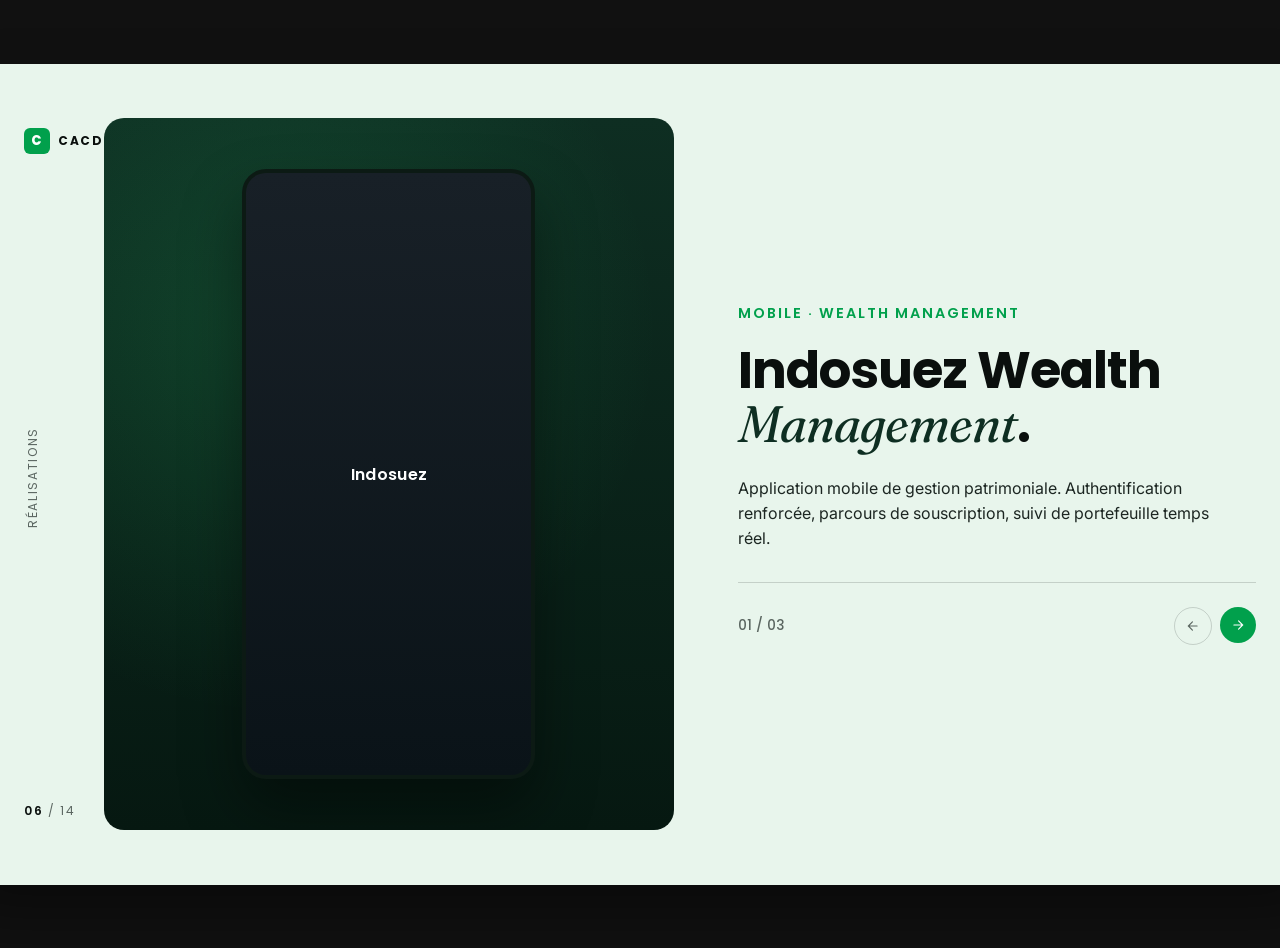
<file: Proposition/skill-claude/templates/slide-content.html>
<!DOCTYPE html>
<html lang="fr" data-theme="light">
<head>
  <meta charset="UTF-8">
  <title>CACD2 — Slide content (visuel + texte)</title>
  <link rel="preconnect" href="https://fonts.googleapis.com">
  <link rel="preconnect" href="https://fonts.gstatic.com" crossorigin>
  <link href="https://fonts.googleapis.com/css2?family=Poppins:wght@500;600;700;800&family=Inter:wght@400;500;600;700&family=Fraunces:ital,opsz,wght@1,9..144,400;1,9..144,500&display=swap" rel="stylesheet">
  <link rel="stylesheet" href="../../tokens.css">
  <style>
    body { margin: 0; font-family: var(--font-body); background: #111; min-height: 100vh; display: grid; place-items: center; padding: 24px; }
    .slide {
      width: 100%; max-width: 1920px; aspect-ratio: 16/9;
      position: relative; padding: clamp(40px, 5vw, 80px); overflow: hidden;
      box-shadow: 0 30px 60px rgba(0,0,0,0.40); border-radius: 8px;
      background: var(--surface-mint); color: var(--ink-strong);
    }
    .slide__sidebar {
      position: absolute; top: clamp(40px, 5vw, 80px); left: clamp(40px, 5vw, 80px); bottom: clamp(40px, 5vw, 80px);
      display: flex; flex-direction: column; justify-content: space-between;
      font-family: var(--font-display); font-size: 0.75rem;
      letter-spacing: var(--tracking-uppercase); text-transform: uppercase;
      color: var(--ink-muted);
    }
    .slide__brand { color: var(--ink-strong); font-weight: 700; display: flex; align-items: center; gap: 8px; }
    .slide__brand-mark {
      width: 26px; height: 26px; border-radius: 6px;
      background: var(--brand-green); color: #fff;
      display: inline-flex; align-items: center; justify-content: center;
      font-weight: 800; font-size: 13px;
    }
    .slide__sidebar-label { writing-mode: vertical-rl; transform: rotate(180deg); align-self: flex-start; }
    .slide__page { color: var(--ink-strong); font-weight: 600; font-variant-numeric: tabular-nums; }
    .slide__page span { font-weight: 400; color: var(--ink-muted); }

    .slide__content {
      margin-left: 80px; height: 100%;
      display: grid; grid-template-columns: 1.1fr 1fr; gap: 64px; align-items: center;
    }
    .content-visual {
      aspect-ratio: 4 / 5;
      border-radius: 20px;
      background:
        linear-gradient(180deg, var(--brand-green-deep) 0%, var(--brand-green-darker) 100%);
      display: flex; align-items: center; justify-content: center;
      position: relative; overflow: hidden;
    }
    .content-visual::after {
      content: '';
      position: absolute; inset: 0;
      background: radial-gradient(circle at 30% 30%, rgba(46, 224, 122, 0.15), transparent 60%);
    }
    .content-visual__mockup {
      position: relative; z-index: 1;
      width: 50%; aspect-ratio: 9 / 19;
      background: #0c1a14; border-radius: 24px;
      padding: 4px;
      box-shadow: 0 30px 60px rgba(0,0,0,0.40);
    }
    .content-visual__screen {
      width: 100%; height: 100%;
      background: linear-gradient(180deg, #182027, #0a1318);
      border-radius: 20px;
      display: flex; align-items: center; justify-content: center;
      color: #fff; font-family: var(--font-display); font-weight: 600;
      font-size: 1rem; letter-spacing: 0.02em;
    }

    .content-text { display: flex; flex-direction: column; }
    .eyebrow {
      font-family: var(--font-display); font-size: 0.9rem; font-weight: 600;
      letter-spacing: var(--tracking-uppercase); text-transform: uppercase;
      color: var(--brand-green); margin-bottom: 20px;
    }
    .title {
      font-family: var(--font-display); font-weight: 700;
      font-size: clamp(2rem, 4vw, 3.5rem); line-height: 1.05;
      letter-spacing: var(--tracking-tight); color: var(--ink-strong);
      margin: 0 0 24px;
    }
    .title em { font-family: var(--font-editorial); font-style: italic; font-weight: 400; color: var(--brand-green-deep); }
    .desc {
      font-size: clamp(1rem, 1.2vw, 1.25rem); line-height: 1.55;
      color: var(--ink-default); max-width: 50ch;
      margin: 0 0 32px;
    }
    .meta {
      padding-top: 24px;
      border-top: 1px solid var(--border-default);
      display: flex; justify-content: space-between; align-items: center;
      font-family: var(--font-display); font-size: 0.85rem; font-weight: 500;
      color: var(--ink-muted);
    }
    .meta__nav { display: inline-flex; gap: 8px; }
    .meta__arrow {
      width: 36px; height: 36px; border-radius: 50%;
      display: inline-flex; align-items: center; justify-content: center;
      background: var(--brand-green); color: #fff;
    }
    .meta__arrow--ghost { background: transparent; border: 1px solid var(--border-default); color: var(--ink-muted); }
  </style>
</head>
<body>
  <article class="slide" data-template="content">

    <aside class="slide__sidebar" aria-hidden="true">
      <div class="slide__brand">
        <span class="slide__brand-mark">C</span> CACD2
      </div>
      <div class="slide__sidebar-label">
        <!-- @cacd2:content -->Réalisations
      </div>
      <div class="slide__page">
        <!-- @cacd2:content -->06<span> / 14</span>
      </div>
    </aside>

    <div class="slide__content">
      <div class="content-visual">
        <div class="content-visual__mockup">
          <div class="content-visual__screen">
            <!-- @cacd2:content -->Indosuez
          </div>
        </div>
      </div>

      <div class="content-text">
        <div class="eyebrow">
          <!-- @cacd2:content -->Mobile · Wealth Management
        </div>
        <h1 class="title">
          <!-- @cacd2:content -->Indosuez Wealth <em>Management</em>.
        </h1>
        <p class="desc">
          <!-- @cacd2:content -->Application mobile de gestion patrimoniale. Authentification renforcée, parcours de souscription, suivi de portefeuille temps réel.
        </p>
        <div class="meta">
          <span><!-- @cacd2:content -->01 / 03</span>
          <span class="meta__nav">
            <span class="meta__arrow meta__arrow--ghost" aria-hidden="true">
              <svg width="14" height="14" viewBox="0 0 24 24" fill="none" stroke="currentColor" stroke-width="2" stroke-linecap="round"><path d="M19 12H5M11 19l-7-7 7-7"/></svg>
            </span>
            <span class="meta__arrow" aria-hidden="true">
              <svg width="14" height="14" viewBox="0 0 24 24" fill="none" stroke="currentColor" stroke-width="2" stroke-linecap="round"><path d="M5 12h14M13 5l7 7-7 7"/></svg>
            </span>
          </span>
        </div>
      </div>
    </div>

  </article>
</body>
</html>
</file>
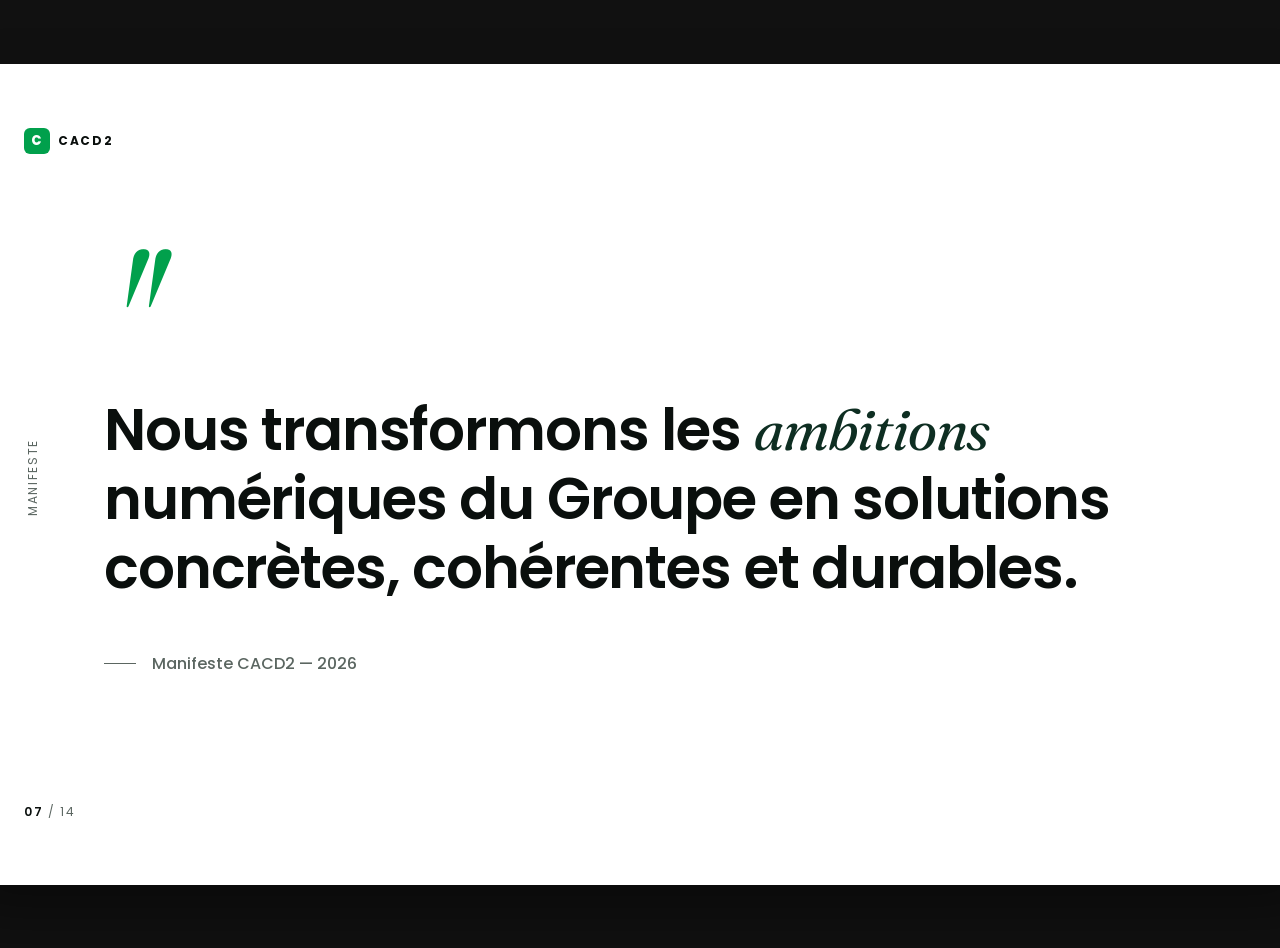
<file: Proposition/skill-claude/templates/slide-quote.html>
<!DOCTYPE html>
<html lang="fr" data-theme="light">
<head>
  <meta charset="UTF-8">
  <title>CACD2 — Slide citation</title>
  <link rel="preconnect" href="https://fonts.googleapis.com">
  <link rel="preconnect" href="https://fonts.gstatic.com" crossorigin>
  <link href="https://fonts.googleapis.com/css2?family=Poppins:wght@500;600;700;800&family=Inter:wght@400;500;600;700&family=Fraunces:ital,opsz,wght@1,9..144,400;1,9..144,500&display=swap" rel="stylesheet">
  <link rel="stylesheet" href="../../tokens.css">
  <style>
    body { margin: 0; font-family: var(--font-body); background: #111; min-height: 100vh; display: grid; place-items: center; padding: 24px; }
    .slide {
      width: 100%; max-width: 1920px; aspect-ratio: 16/9;
      position: relative; padding: clamp(40px, 5vw, 80px); overflow: hidden;
      box-shadow: 0 30px 60px rgba(0,0,0,0.40); border-radius: 8px;
      background: var(--surface-base); color: var(--ink-strong);
    }
    .slide__sidebar {
      position: absolute; top: clamp(40px, 5vw, 80px); left: clamp(40px, 5vw, 80px); bottom: clamp(40px, 5vw, 80px);
      display: flex; flex-direction: column; justify-content: space-between;
      font-family: var(--font-display); font-size: 0.75rem;
      letter-spacing: var(--tracking-uppercase); text-transform: uppercase;
      color: var(--ink-muted);
    }
    .slide__brand { color: var(--ink-strong); font-weight: 700; display: flex; align-items: center; gap: 8px; }
    .slide__brand-mark {
      width: 26px; height: 26px; border-radius: 6px;
      background: var(--brand-green); color: #fff;
      display: inline-flex; align-items: center; justify-content: center;
      font-weight: 800; font-size: 13px;
    }
    .slide__sidebar-label { writing-mode: vertical-rl; transform: rotate(180deg); align-self: flex-start; }
    .slide__page { color: var(--ink-strong); font-weight: 600; font-variant-numeric: tabular-nums; }
    .slide__page span { font-weight: 400; color: var(--ink-muted); }

    .slide__content {
      margin-left: 80px; max-width: 1280px; height: 100%;
      display: flex; flex-direction: column; justify-content: center;
    }
    .quote-mark {
      font-family: var(--font-editorial); font-style: italic; font-weight: 400;
      font-size: clamp(6rem, 14vw, 13rem); line-height: 0.6;
      color: var(--brand-green); margin-bottom: 16px;
    }
    .quote-text {
      font-family: var(--font-display); font-weight: 600;
      font-size: clamp(2rem, 4.5vw, 4rem); line-height: 1.2;
      letter-spacing: var(--tracking-tight); color: var(--ink-strong);
      margin: 0 0 48px;
    }
    .quote-text em {
      font-family: var(--font-editorial); font-style: italic; font-weight: 400;
      color: var(--brand-green-deep);
    }
    .quote-author {
      display: flex; align-items: center; gap: 16px;
      font-family: var(--font-display); font-size: 1rem; font-weight: 500;
      color: var(--ink-muted);
    }
    .quote-author::before {
      content: ''; width: 32px; height: 1px; background: var(--ink-muted);
    }
  </style>
</head>
<body>
  <article class="slide" data-template="quote">

    <aside class="slide__sidebar" aria-hidden="true">
      <div class="slide__brand">
        <span class="slide__brand-mark">C</span> CACD2
      </div>
      <div class="slide__sidebar-label">
        <!-- @cacd2:content -->Manifeste
      </div>
      <div class="slide__page">
        <!-- @cacd2:content -->07<span> / 14</span>
      </div>
    </aside>

    <div class="slide__content">
      <div class="quote-mark">"</div>
      <p class="quote-text">
        <!-- @cacd2:content -->Nous transformons les <em>ambitions</em> numériques du Groupe en solutions concrètes, cohérentes et durables.
      </p>
      <div class="quote-author">
        <!-- @cacd2:content -->Manifeste CACD2 — 2026
      </div>
    </div>

  </article>
</body>
</html>
</file>
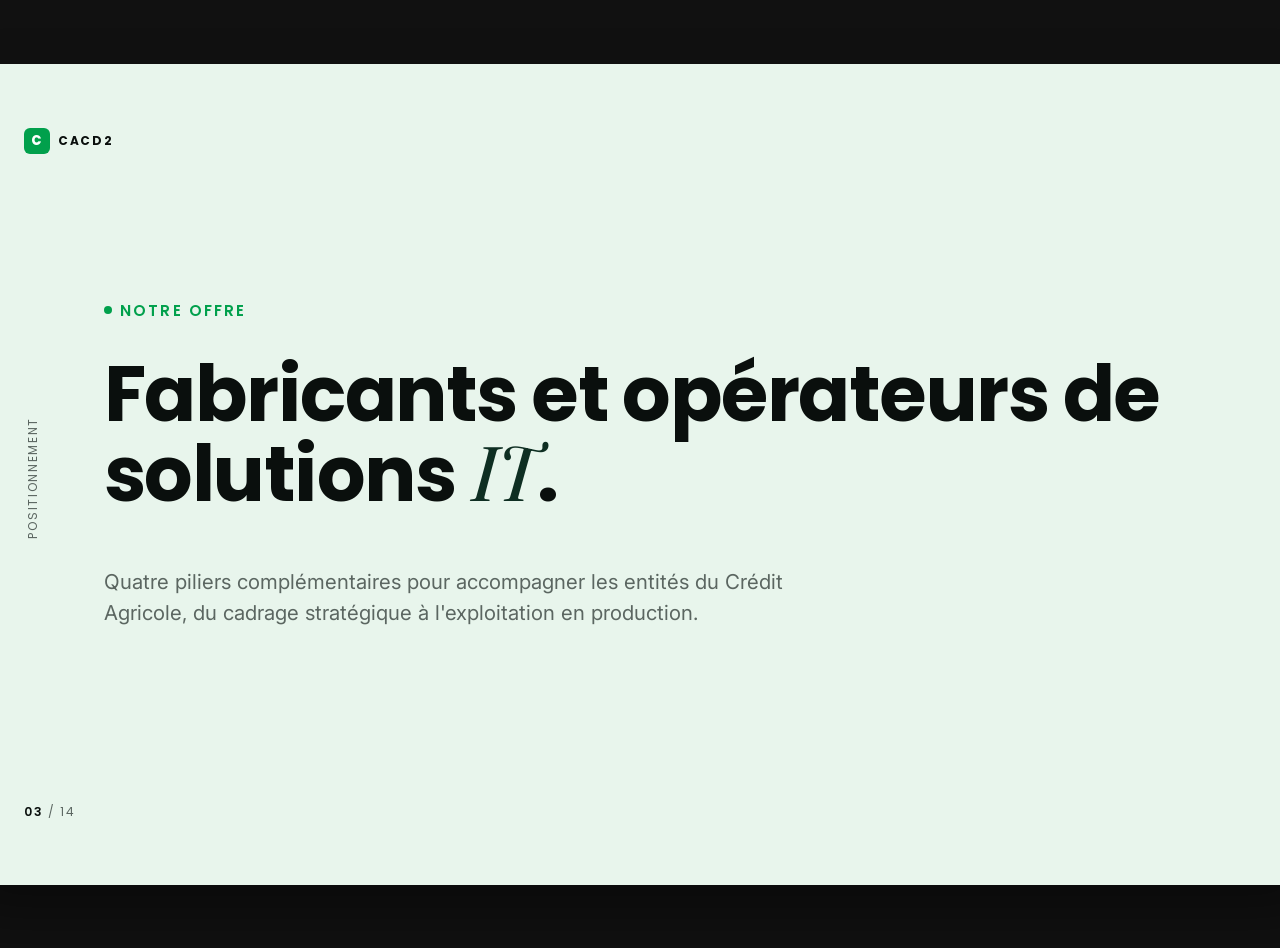
<file: Proposition/skill-claude/templates/slide-section.html>
<!DOCTYPE html>
<html lang="fr" data-theme="light">
<head>
  <meta charset="UTF-8">
  <title>CACD2 — Slide section editoriale</title>
  <link rel="preconnect" href="https://fonts.googleapis.com">
  <link rel="preconnect" href="https://fonts.gstatic.com" crossorigin>
  <link href="https://fonts.googleapis.com/css2?family=Poppins:wght@500;600;700;800&family=Inter:wght@400;500;600;700&family=Fraunces:ital,opsz,wght@1,9..144,400;1,9..144,500&display=swap" rel="stylesheet">
  <link rel="stylesheet" href="../../tokens.css">
  <style>
    body { margin: 0; font-family: var(--font-body); background: #111; min-height: 100vh; display: grid; place-items: center; padding: 24px; }
    .slide {
      width: 100%; max-width: 1920px; aspect-ratio: 16/9;
      position: relative; padding: clamp(40px, 5vw, 80px); overflow: hidden;
      box-shadow: 0 30px 60px rgba(0,0,0,0.40); border-radius: 8px;
      background: var(--surface-mint); color: var(--ink-strong);
    }
    .slide__sidebar {
      position: absolute; top: clamp(40px, 5vw, 80px); left: clamp(40px, 5vw, 80px); bottom: clamp(40px, 5vw, 80px);
      display: flex; flex-direction: column; justify-content: space-between;
      font-family: var(--font-display); font-size: 0.75rem;
      letter-spacing: var(--tracking-uppercase); text-transform: uppercase;
      color: var(--ink-muted);
    }
    .slide__brand { color: var(--ink-strong); font-weight: 700; display: flex; align-items: center; gap: 8px; }
    .slide__brand-mark {
      width: 26px; height: 26px; border-radius: 6px;
      background: var(--brand-green); color: #fff;
      display: inline-flex; align-items: center; justify-content: center;
      font-weight: 800; font-size: 13px;
    }
    .slide__sidebar-label { writing-mode: vertical-rl; transform: rotate(180deg); align-self: flex-start; }
    .slide__page { color: var(--ink-strong); font-weight: 600; font-variant-numeric: tabular-nums; }
    .slide__page span { font-weight: 400; color: var(--ink-muted); }

    .slide__content {
      margin-left: 80px; max-width: 1100px;
      height: 100%; display: flex; flex-direction: column; justify-content: center;
    }
    .eyebrow {
      font-family: var(--font-display); font-size: 0.95rem; font-weight: 600;
      letter-spacing: var(--tracking-uppercase); text-transform: uppercase;
      color: var(--brand-green); margin-bottom: 32px;
      display: inline-flex; align-items: center; gap: 8px; width: fit-content;
    }
    .eyebrow::before { content: ''; width: 8px; height: 8px; border-radius: 50%; background: var(--brand-green); }
    .title {
      font-family: var(--font-display); font-weight: 700;
      font-size: clamp(2.75rem, 6vw, 5.75rem); line-height: 1.05;
      letter-spacing: var(--tracking-tight); color: var(--ink-strong);
      margin: 0 0 32px; max-width: 22ch;
    }
    .title em {
      font-family: var(--font-editorial); font-style: italic; font-weight: 400;
      color: var(--brand-green-deep);
    }
    .lead {
      font-size: clamp(1.1rem, 1.6vw, 1.5rem); line-height: 1.5;
      color: var(--ink-muted); max-width: 55ch;
    }
  </style>
</head>
<body>
  <article class="slide" data-template="section">

    <aside class="slide__sidebar" aria-hidden="true">
      <div class="slide__brand">
        <span class="slide__brand-mark">C</span> CACD2
      </div>
      <div class="slide__sidebar-label">
        <!-- @cacd2:content -->Positionnement
      </div>
      <div class="slide__page">
        <!-- @cacd2:content -->03<span> / 14</span>
      </div>
    </aside>

    <div class="slide__content">
      <div class="eyebrow">
        <!-- @cacd2:content -->Notre offre
      </div>
      <h1 class="title">
        <!-- @cacd2:content -->Fabricants et opérateurs de solutions <em>IT</em>.
      </h1>
      <p class="lead">
        <!-- @cacd2:content -->Quatre piliers complémentaires pour accompagner les entités du Crédit Agricole, du cadrage stratégique à l'exploitation en production.
      </p>
    </div>

  </article>
</body>
</html>
</file>
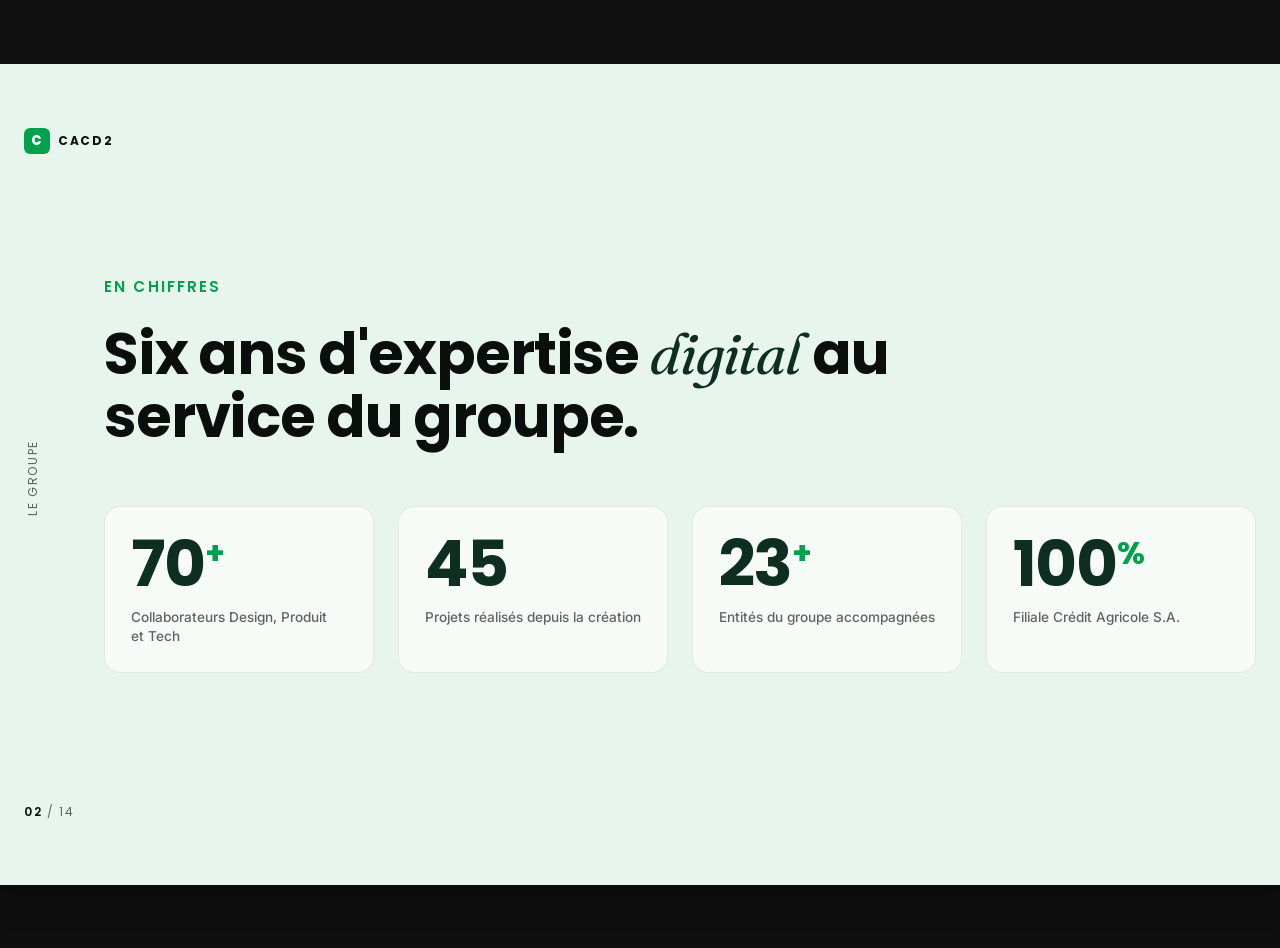
<file: Proposition/skill-claude/templates/slide-stats.html>
<!DOCTYPE html>
<html lang="fr" data-theme="light">
<head>
  <meta charset="UTF-8">
  <title>CACD2 — Slide chiffres clés</title>
  <link rel="preconnect" href="https://fonts.googleapis.com">
  <link rel="preconnect" href="https://fonts.gstatic.com" crossorigin>
  <link href="https://fonts.googleapis.com/css2?family=Poppins:wght@500;600;700;800&family=Inter:wght@400;500;600;700&family=Fraunces:ital,opsz,wght@1,9..144,400;1,9..144,500&display=swap" rel="stylesheet">
  <link rel="stylesheet" href="../../tokens.css">
  <style>
    body { margin: 0; font-family: var(--font-body); background: #111; min-height: 100vh; display: grid; place-items: center; padding: 24px; }
    .slide {
      width: 100%; max-width: 1920px; aspect-ratio: 16/9;
      position: relative; padding: clamp(40px, 5vw, 80px); overflow: hidden;
      box-shadow: 0 30px 60px rgba(0,0,0,0.40); border-radius: 8px;
      background: var(--surface-mint); color: var(--ink-strong);
    }
    .slide__sidebar {
      position: absolute; top: clamp(40px, 5vw, 80px); left: clamp(40px, 5vw, 80px); bottom: clamp(40px, 5vw, 80px);
      display: flex; flex-direction: column; justify-content: space-between;
      font-family: var(--font-display); font-size: 0.75rem;
      letter-spacing: var(--tracking-uppercase); text-transform: uppercase;
      color: var(--ink-muted);
    }
    .slide__brand { color: var(--ink-strong); font-weight: 700; display: flex; align-items: center; gap: 8px; }
    .slide__brand-mark {
      width: 26px; height: 26px; border-radius: 6px;
      background: var(--brand-green); color: #fff;
      display: inline-flex; align-items: center; justify-content: center;
      font-weight: 800; font-size: 13px;
    }
    .slide__sidebar-label { writing-mode: vertical-rl; transform: rotate(180deg); align-self: flex-start; }
    .slide__page { color: var(--ink-strong); font-weight: 600; font-variant-numeric: tabular-nums; }
    .slide__page span { font-weight: 400; color: var(--ink-muted); }

    .slide__content { margin-left: 80px; height: 100%; display: flex; flex-direction: column; justify-content: center; }
    .eyebrow {
      font-family: var(--font-display); font-size: 0.95rem; font-weight: 600;
      letter-spacing: var(--tracking-uppercase); text-transform: uppercase;
      color: var(--brand-green); margin-bottom: 24px;
    }
    .title {
      font-family: var(--font-display); font-weight: 700;
      font-size: clamp(2rem, 4.5vw, 3.75rem); line-height: 1.1;
      letter-spacing: var(--tracking-tight); color: var(--ink-strong);
      margin: 0 0 56px; max-width: 24ch;
    }
    .title em { font-family: var(--font-editorial); font-style: italic; font-weight: 400; color: var(--brand-green-deep); }

    .stats-grid {
      display: grid; grid-template-columns: repeat(4, 1fr); gap: 24px;
    }
    .stat {
      padding: clamp(20px, 2vw, 32px);
      background: rgba(255,255,255,0.6);
      border: 1px solid var(--border-subtle);
      border-radius: 16px;
    }
    .stat__value {
      font-family: var(--font-display); font-weight: 700;
      font-size: clamp(2.5rem, 5vw, 4.5rem); line-height: 1;
      letter-spacing: var(--tracking-tight); color: var(--brand-green-deep);
      margin-bottom: 12px;
    }
    .stat__value sup { font-size: 0.5em; color: var(--brand-green); vertical-align: super; }
    .stat__label {
      font-size: clamp(0.85rem, 1vw, 1rem); line-height: 1.4;
      color: var(--ink-muted); font-weight: 500;
    }
  </style>
</head>
<body>
  <article class="slide" data-template="stats">

    <aside class="slide__sidebar" aria-hidden="true">
      <div class="slide__brand">
        <span class="slide__brand-mark">C</span> CACD2
      </div>
      <div class="slide__sidebar-label">
        <!-- @cacd2:content -->Le groupe
      </div>
      <div class="slide__page">
        <!-- @cacd2:content -->02<span> / 14</span>
      </div>
    </aside>

    <div class="slide__content">
      <div class="eyebrow"><!-- @cacd2:content -->En chiffres</div>
      <h1 class="title">
        <!-- @cacd2:content -->Six ans d'expertise <em>digital</em> au service du groupe.
      </h1>

      <div class="stats-grid">
        <article class="stat">
          <div class="stat__value"><!-- @cacd2:content -->70<sup>+</sup></div>
          <div class="stat__label"><!-- @cacd2:content -->Collaborateurs Design, Produit et&nbsp;Tech</div>
        </article>
        <article class="stat">
          <div class="stat__value"><!-- @cacd2:content -->45</div>
          <div class="stat__label"><!-- @cacd2:content -->Projets réalisés depuis la création</div>
        </article>
        <article class="stat">
          <div class="stat__value"><!-- @cacd2:content -->23<sup>+</sup></div>
          <div class="stat__label"><!-- @cacd2:content -->Entités du groupe accompagnées</div>
        </article>
        <article class="stat">
          <div class="stat__value"><!-- @cacd2:content -->100<sup>%</sup></div>
          <div class="stat__label"><!-- @cacd2:content -->Filiale Crédit Agricole&nbsp;S.A.</div>
        </article>
      </div>
    </div>

  </article>
</body>
</html>
</file>
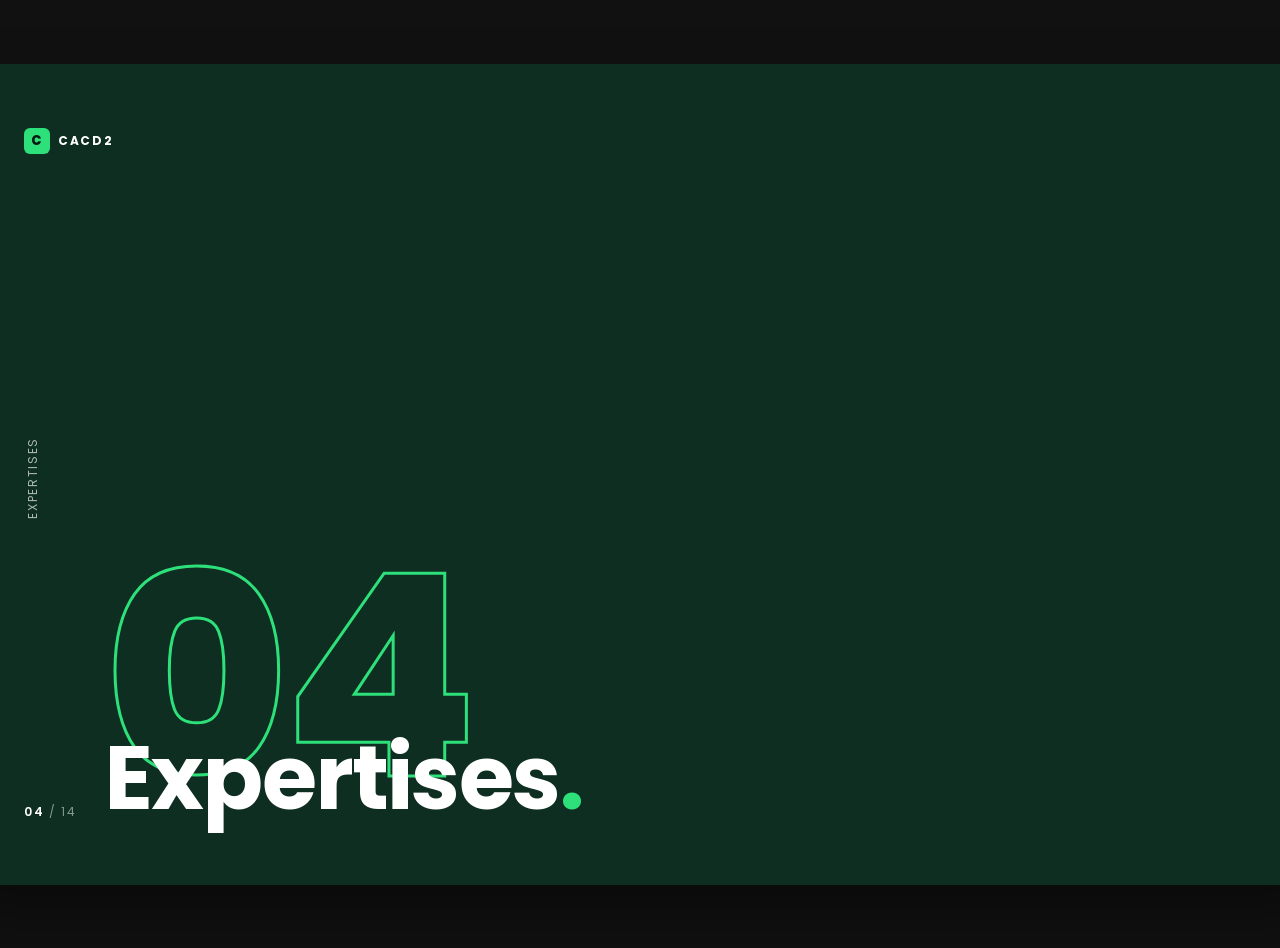
<file: Proposition/skill-claude/templates/slide-title.html>
<!DOCTYPE html>
<html lang="fr" data-theme="light">
<head>
  <meta charset="UTF-8">
  <title>CACD2 — Slide titre / chapitre</title>
  <link rel="preconnect" href="https://fonts.googleapis.com">
  <link rel="preconnect" href="https://fonts.gstatic.com" crossorigin>
  <link href="https://fonts.googleapis.com/css2?family=Poppins:wght@500;600;700;800&family=Inter:wght@400;500;600;700&family=Fraunces:ital,opsz,wght@1,9..144,400;1,9..144,500&display=swap" rel="stylesheet">
  <link rel="stylesheet" href="../../tokens.css">
  <style>
    body { margin: 0; font-family: var(--font-body); background: #111; min-height: 100vh; display: grid; place-items: center; padding: 24px; }
    .slide {
      width: 100%; max-width: 1920px; aspect-ratio: 16/9;
      position: relative; padding: clamp(40px, 5vw, 80px); overflow: hidden;
      box-shadow: 0 30px 60px rgba(0,0,0,0.40); border-radius: 8px;
      background: var(--brand-green-deep); color: var(--ink-inverse);
    }
    .slide__sidebar {
      position: absolute; top: clamp(40px, 5vw, 80px); left: clamp(40px, 5vw, 80px); bottom: clamp(40px, 5vw, 80px);
      display: flex; flex-direction: column; justify-content: space-between;
      font-family: var(--font-display); font-size: 0.75rem;
      letter-spacing: var(--tracking-uppercase); text-transform: uppercase;
      color: rgba(255,255,255,0.65);
    }
    .slide__brand { color: #fff; font-weight: 700; display: flex; align-items: center; gap: 8px; }
    .slide__brand-mark {
      width: 26px; height: 26px; border-radius: 6px;
      background: var(--brand-green-vivid); color: var(--brand-green-darker);
      display: inline-flex; align-items: center; justify-content: center;
      font-weight: 800; font-size: 13px;
    }
    .slide__sidebar-label { writing-mode: vertical-rl; transform: rotate(180deg); align-self: flex-start; }
    .slide__page { color: #fff; font-weight: 600; font-variant-numeric: tabular-nums; }
    .slide__page span { font-weight: 400; opacity: 0.5; }

    .slide__content {
      margin-left: 80px; height: 100%;
      display: flex; flex-direction: column; justify-content: flex-end; align-items: flex-start;
    }
    .title-num {
      font-family: var(--font-display); font-weight: 800;
      font-size: clamp(8rem, 22vw, 19rem); line-height: 0.85;
      letter-spacing: var(--tracking-tight);
      color: transparent;
      -webkit-text-stroke: 3px var(--brand-green-vivid);
      margin-bottom: -0.22em;
    }
    .title-label {
      font-family: var(--font-display); font-weight: 700;
      font-size: clamp(3rem, 7vw, 6.5rem); line-height: 0.95;
      letter-spacing: var(--tracking-tight); color: #fff;
      position: relative; z-index: 1; margin: 0;
    }
    .title-label em {
      font-family: var(--font-editorial); font-style: italic; font-weight: 400;
      color: var(--brand-green-vivid);
    }
    .title-dot { color: var(--brand-green-vivid); }
  </style>
</head>
<body>
  <article class="slide" data-template="title">

    <aside class="slide__sidebar" aria-hidden="true">
      <div class="slide__brand">
        <span class="slide__brand-mark">C</span> CACD2
      </div>
      <div class="slide__sidebar-label">
        <!-- @cacd2:content -->Expertises
      </div>
      <div class="slide__page">
        <!-- @cacd2:content -->04<span> / 14</span>
      </div>
    </aside>

    <div class="slide__content">
      <div class="title-num">
        <!-- @cacd2:content -->04
      </div>
      <h1 class="title-label">
        <!-- @cacd2:content -->Expertises<span class="title-dot">.</span>
      </h1>
    </div>

  </article>
</body>
</html>
</file>
<file: Proposition/tokens.css>
/* ─────────────────────────────────────────────────────────────
   CACD2 Design System — Tokens
   Proposition transition · juin 2026
   Light mode primaire · dark mode via [data-theme="dark"]
   ───────────────────────────────────────────────────────────── */

:root {
  color-scheme: light;

  /* ─── SURFACES ──────────────────────────────────────────── */
  --surface-mint:      #E8F5EC;  /* fond doux signature CACD2 */
  --surface-base:      #FFFFFF;
  --surface-elevated:  #FAFBF9;
  --surface-inverse:   #0E2E22;  /* vert sapin profond */
  --surface-deepest:   #061811;  /* presque noir-vert */

  /* ─── ENCRE (texte) ─────────────────────────────────────── */
  --ink-strong:    #0A0F0D;
  --ink-default:   #1C2622;
  --ink-muted:     #5B6661;
  --ink-subtle:    #97A29D;
  --ink-inverse:   #FFFFFF;

  /* ─── BRAND ─────────────────────────────────────────────── */
  --brand-green:        #01A04C;  /* vert CACD2 du logo */
  --brand-green-soft:   #E8F5EC;
  --brand-green-deep:   #0E2E22;
  --brand-green-darker: #061811;
  --brand-green-vivid:  #2EE07A;  /* version saturée — dark mode */

  /* ─── ACCENTS ───────────────────────────────────────────── */
  --accent-teal:   #2EB5A8;
  --accent-amber:  #D4A038;

  /* Iridescent — usage strict : visuel hero 3D uniquement */
  --iridescent-1: #FF7A45;
  --iridescent-2: #E5478B;
  --iridescent-3: #7950F2;
  --iridescent-4: #2389E5;

  /* ─── BORDURES / DIVIDERS ───────────────────────────────── */
  --border-subtle:  rgba(10, 15, 13, 0.08);
  --border-default: rgba(10, 15, 13, 0.16);
  --border-strong:  rgba(10, 15, 13, 0.40);

  /* ─── TYPOGRAPHIE — familles ────────────────────────────── */
  --font-display:    'Poppins', 'Helvetica Neue', Arial, sans-serif;
  --font-body:       'Inter', 'Helvetica Neue', Arial, sans-serif;
  --font-editorial:  'Fraunces', 'Times New Roman', serif;
  --font-mono:       'JetBrains Mono', 'SF Mono', Menlo, monospace;

  /* ─── TYPOGRAPHIE — échelle fluide ──────────────────────── */
  --text-display-2xl: clamp(5rem, 14vw, 11rem);     /* chiffres outline géants */
  --text-display-xl:  clamp(3rem, 7vw, 5.5rem);     /* hero headline */
  --text-display-l:   clamp(2.25rem, 5vw, 3.5rem);  /* section headline */
  --text-display-m:   clamp(1.75rem, 3.5vw, 2.5rem);
  --text-display-s:   clamp(1.5rem, 2.5vw, 2rem);
  --text-heading-l:   1.5rem;
  --text-heading-m:   1.25rem;
  --text-body-xl:     1.125rem;
  --text-body-l:      1rem;
  --text-body-m:      0.875rem;
  --text-caption:     0.75rem;

  --leading-tight:   1.05;
  --leading-snug:    1.2;
  --leading-normal:  1.5;
  --leading-relaxed: 1.7;

  --tracking-tight:     -0.02em;
  --tracking-normal:    0;
  --tracking-wide:      0.08em;
  --tracking-uppercase: 0.14em;

  /* ─── ESPACEMENTS ───────────────────────────────────────── */
  --space-1:   4px;
  --space-2:   8px;
  --space-3:  12px;
  --space-4:  16px;
  --space-5:  24px;
  --space-6:  32px;
  --space-7:  48px;
  --space-8:  64px;
  --space-9:  96px;
  --space-10: 144px;
  --space-11: 200px;

  /* ─── RAYONS ────────────────────────────────────────────── */
  --radius-xs:   4px;
  --radius-s:    8px;
  --radius-m:   16px;
  --radius-l:   24px;
  --radius-xl:  32px;
  --radius-pill: 999px;
  --radius-full: 50%;

  /* ─── OMBRES — souples, premium ─────────────────────────── */
  --shadow-xs: 0 1px 2px rgba(10, 15, 13, 0.04);
  --shadow-s:  0 2px 8px rgba(10, 15, 13, 0.06);
  --shadow-m:  0 8px 24px rgba(10, 15, 13, 0.08);
  --shadow-l:  0 24px 48px rgba(10, 15, 13, 0.10);
  --shadow-xl: 0 40px 80px rgba(10, 15, 13, 0.16);

  /* ─── LAYOUT ────────────────────────────────────────────── */
  --container-max: 1280px;
  --container-px:  clamp(20px, 4vw, 64px);
  --grid-gap:      24px;

  /* ─── MOTION ────────────────────────────────────────────── */
  --ease-out:        cubic-bezier(0.16, 1, 0.3, 1);
  --ease-in-out:     cubic-bezier(0.65, 0, 0.35, 1);
  --ease-spring:     cubic-bezier(0.34, 1.56, 0.64, 1);
  --duration-fast:    150ms;
  --duration-default: 280ms;
  --duration-slow:    480ms;
}

/* ───────────────────────────────────────────────────────────
   DARK MODE — inversion sélective
   Activé par [data-theme="dark"] sur <html>
   ─────────────────────────────────────────────────────────── */
[data-theme="dark"] {
  color-scheme: dark;

  --surface-mint:     #0E2E22;
  --surface-base:     #0A0F0D;
  --surface-elevated: #142019;
  --surface-inverse:  #FAFBF9;
  --surface-deepest:  #FFFFFF;

  --ink-strong:  #FFFFFF;
  --ink-default: #E8EDEA;
  --ink-muted:   #97A29D;
  --ink-subtle:  #5B6661;
  --ink-inverse: #0A0F0D;

  --brand-green:       #2EE07A;  /* version vive sur fond sombre */
  --brand-green-soft:  #142019;
  --brand-green-deep:  #2EE07A;

  --border-subtle:  rgba(255, 255, 255, 0.08);
  --border-default: rgba(255, 255, 255, 0.16);
  --border-strong:  rgba(255, 255, 255, 0.40);

  --shadow-xs: 0 1px 2px rgba(0, 0, 0, 0.30);
  --shadow-s:  0 2px 8px rgba(0, 0, 0, 0.40);
  --shadow-m:  0 8px 24px rgba(0, 0, 0, 0.50);
  --shadow-l:  0 24px 48px rgba(0, 0, 0, 0.60);
  --shadow-xl: 0 40px 80px rgba(0, 0, 0, 0.70);
}
</file>
